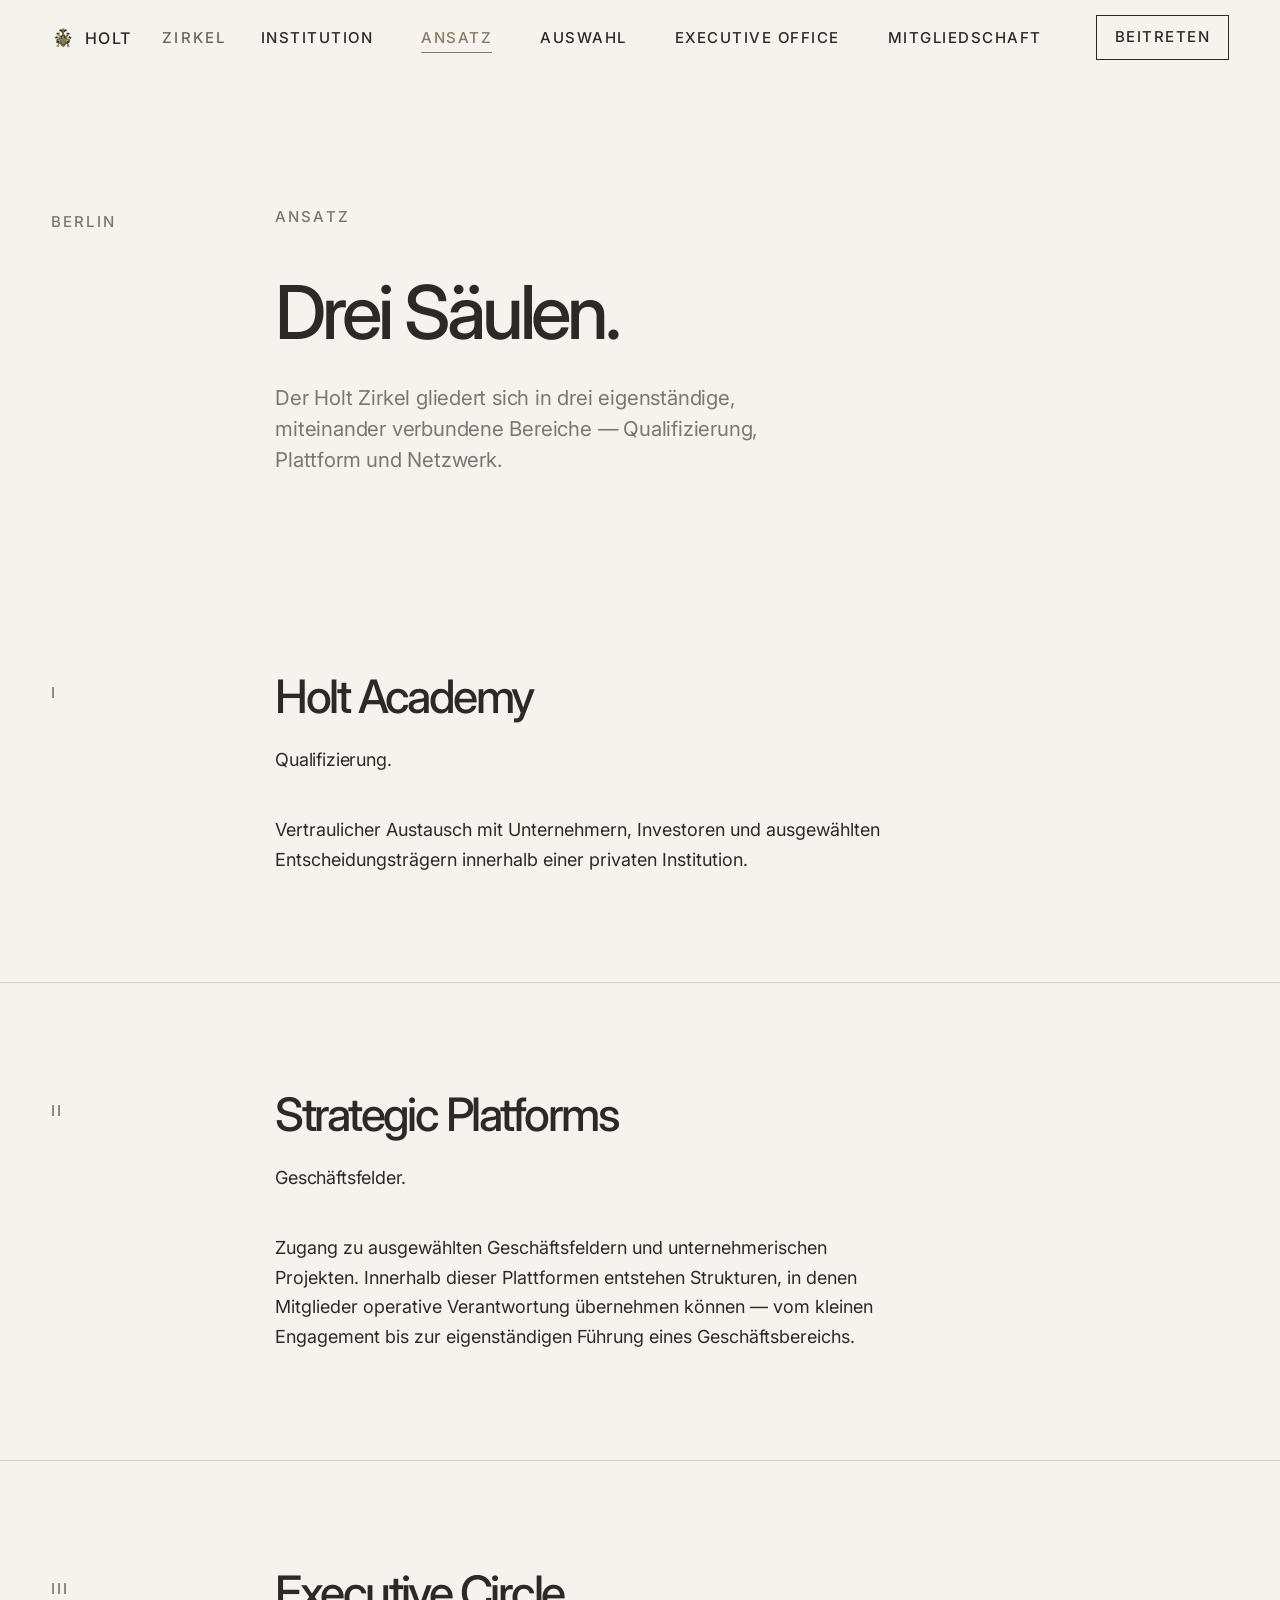
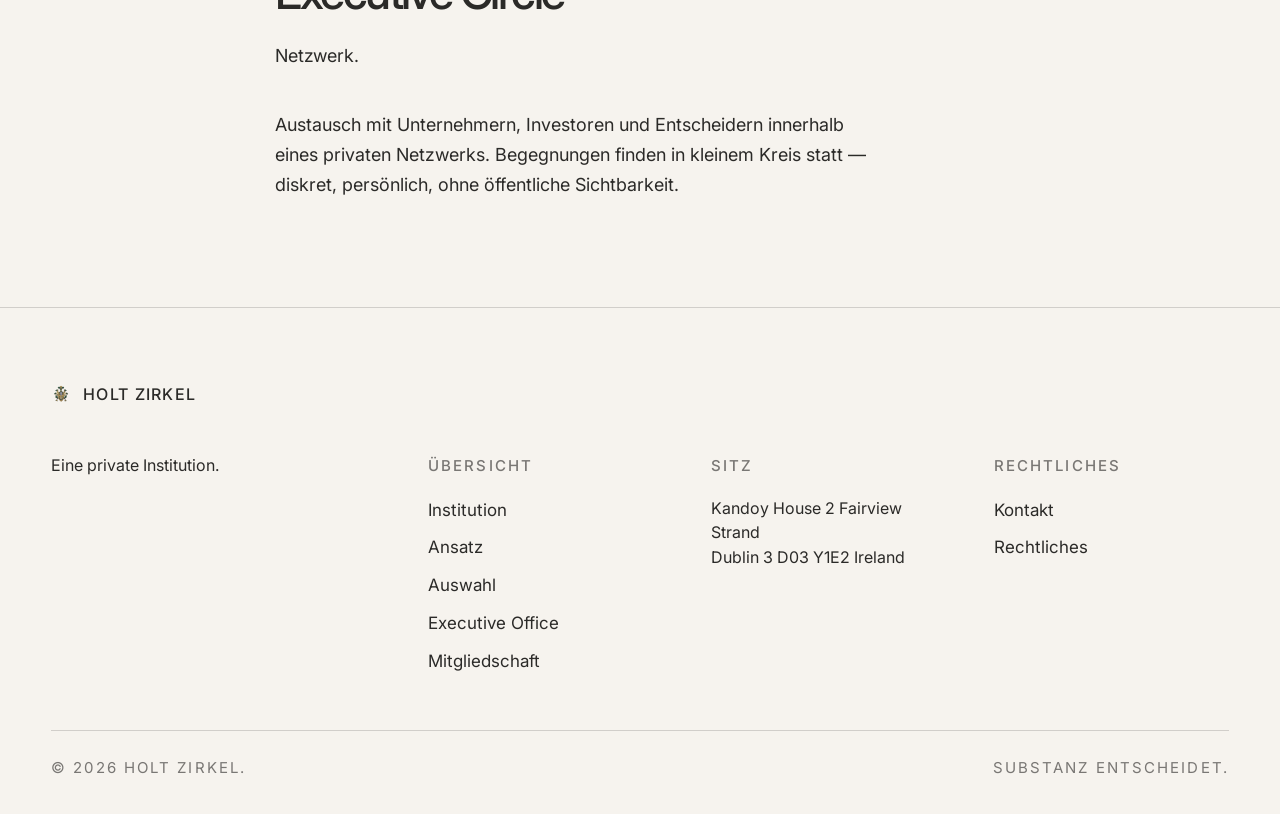
<file: ansatz/index.html>
<!DOCTYPE html>
<html lang="de">
<head>
  <meta charset="UTF-8" />
  <meta name="viewport" content="width=device-width, initial-scale=1.0" />
  <meta name="robots" content="index, follow" />

  <title>Ansatz — Holt Zirkel</title>
  <meta name="description" content="Drei Säulen des Holt Zirkel: Holt Academy, Strategic Platforms und Executive Circle." />

  <link rel="canonical" href="https://holtzirkel.de/ansatz/" />

  <meta property="og:type" content="website" />
  <meta property="og:locale" content="de_DE" />
  <meta property="og:site_name" content="Holt Zirkel" />
  <meta property="og:title" content="Ansatz — Holt Zirkel" />
  <meta property="og:description" content="Drei Säulen des Holt Zirkel: Holt Academy, Strategic Platforms und Executive Circle." />
  <meta property="og:url" content="https://holtzirkel.de/ansatz/" />
  <meta property="og:image" content="https://holtzirkel.de/images/Logo.jpg" />
  <meta name="twitter:card" content="summary_large_image" />

  <link rel="icon" type="image/png" href="/images/Logo.jpg" />

  <link rel="preconnect" href="https://fonts.googleapis.com" />
  <link rel="preconnect" href="https://fonts.gstatic.com" crossorigin />
  <link href="https://fonts.googleapis.com/css2?family=Inter:wght@400;500;600&display=swap" rel="stylesheet" />

  <link rel="stylesheet" href="/variables.css" />
  <link rel="stylesheet" href="/style.css" />
</head>
<body class="page page--ansatz page--image-led">

  <header class="nav nav--scrolled" role="banner">
    <div class="nav__inner">
      <a class="nav__brand" href="/" aria-label="Holt Zirkel">
        <img src="/images/Logo.jpg" alt="" />
        <span class="wordmark">Holt</span>
        <span class="wordmark-suffix">Zirkel</span>
      </a>
      <nav aria-label="Hauptnavigation">
        <ul class="nav__links">
          <li><a class="nav__link" href="/institution/">Institution</a></li>
          <li><a class="nav__link" href="/ansatz/" aria-current="page">Ansatz</a></li>
          <li><a class="nav__link" href="/auswahl/">Auswahl</a></li>
          <li><a class="nav__link" href="/executive-office/">Executive Office</a></li>
          <li><a class="nav__link" href="/mitgliedschaft/">Mitgliedschaft</a></li>
        </ul>
      </nav>
      <div class="nav__lang" role="group" aria-label="Sprache">
        <a class="nav__cta" href="/mitgliedschaft/">Beitreten</a>
        <button type="button" class="nav__menu" data-menu-open aria-label="Menü">
          <span class="nav__menu-bars" aria-hidden="true"></span>
        </button>
      </div>
    </div>
  </header>

  <aside class="nav__sheet" data-open="false" aria-hidden="true">
    <div class="nav__sheet-head">
      <a class="nav__brand" href="/">
        <img src="/images/Logo.jpg" alt="" />
        <span class="wordmark">Holt</span>
        <span class="wordmark-suffix">Zirkel</span>
      </a>
      <button type="button" class="nav__sheet-close" data-menu-close>Schliessen</button>
    </div>
    <ul class="nav__sheet-links">
      <li><a href="/institution/">Institution</a></li>
      <li><a href="/ansatz/">Ansatz</a></li>
      <li><a href="/auswahl/">Auswahl</a></li>
      <li><a href="/executive-office/">Executive Office</a></li>
      <li><a href="/mitgliedschaft/">Mitgliedschaft</a></li>
    </ul>
  </aside>

  <section class="page-header" data-reveal>
    <div class="container">
      <div class="editorial">
        <div class="editorial__margin">
          <p class="meta">Berlin</p>
        </div>
        <div class="editorial__main">
          <p class="eyebrow">Ansatz</p>
          <h1 class="display-l page-header__title">Drei Säulen.</h1>
          <p class="lead page-header__lead">
            Der Holt Zirkel gliedert sich in drei eigenständige, miteinander verbundene Bereiche — Qualifizierung, Plattform und Netzwerk.
          </p>
        </div>
      </div>
    </div>
  </section>

  <section class="section section--no-rule" data-reveal>
    <div class="container">
      <div class="editorial">
        <div class="editorial__margin">
          <p class="meta">I</p>
        </div>
        <div class="editorial__main">
          <h2 class="display-m" style="margin-bottom:1.5rem">Holt Academy</h2>
          <div class="prose">
            <p class="lead">Qualifizierung.</p>
            <p>
              Vertraulicher Austausch mit Unternehmern, Investoren und ausgewählten Entscheidungsträgern innerhalb einer privaten Institution.
            </p>
          </div>
        </div>
      </div>
    </div>
  </section>

  <section class="section" data-reveal>
    <div class="container">
      <div class="editorial">
        <div class="editorial__margin">
          <p class="meta">II</p>
        </div>
        <div class="editorial__main">
          <h2 class="display-m" style="margin-bottom:1.5rem">Strategic Platforms</h2>
          <div class="prose">
            <p class="lead">Geschäftsfelder.</p>
            <p>
              Zugang zu ausgewählten Geschäftsfeldern und unternehmerischen Projekten. Innerhalb dieser Plattformen entstehen Strukturen, in denen Mitglieder operative Verantwortung übernehmen können — vom kleinen Engagement bis zur eigenständigen Führung eines Geschäftsbereichs.
            </p>
          </div>
        </div>
      </div>
    </div>
  </section>

  <section class="section" data-reveal>
    <div class="container">
      <div class="editorial">
        <div class="editorial__margin">
          <p class="meta">III</p>
        </div>
        <div class="editorial__main">
          <h2 class="display-m" style="margin-bottom:1.5rem">Executive Circle</h2>
          <div class="prose">
            <p class="lead">Netzwerk.</p>
            <p>
              Austausch mit Unternehmern, Investoren und Entscheidern innerhalb eines privaten Netzwerks. Begegnungen finden in kleinem Kreis statt — diskret, persönlich, ohne öffentliche Sichtbarkeit.
            </p>
          </div>
        </div>
      </div>
    </div>
  </section>


  <footer class="footer" role="contentinfo">
    <div class="container">
      <div class="footer__mark">
        <img src="/images/Logo.jpg" alt="" />
        <span class="wordmark">Holt <span>Zirkel</span></span>
      </div>
      <div class="footer__grid">
        <div class="footer__col"><p>Eine private Institution.</p></div>
        <div class="footer__col">
          <h4>Übersicht</h4>
          <ul>
            <li><a href="/institution/">Institution</a></li>
            <li><a href="/ansatz/">Ansatz</a></li>
            <li><a href="/auswahl/">Auswahl</a></li>
            <li><a href="/executive-office/">Executive Office</a></li>
            <li><a href="/mitgliedschaft/">Mitgliedschaft</a></li>
          </ul>
        </div>
        <div class="footer__col">
          <h4>Sitz</h4>
          <p>Kandoy House
2 Fairview Strand<br>Dublin 3
D03 Y1E2
Ireland</p>
        </div>
        <div class="footer__col">
          <h4>Rechtliches</h4>
          <ul>
            <li><a href="/mitgliedschaft/">Kontakt</a></li>
            <li><a href="/legal/">Rechtliches</a></li>
          </ul>
        </div>
      </div>
      <div class="footer__base">
        <p>© <span data-year></span> Holt Zirkel.</p>
        <p>Substanz entscheidet.</p>
      </div>
    </div>
  </footer>

  <script src="/js/language.js"></script>
  <script src="/js/main.js"></script>
</body>
</html>
</file>
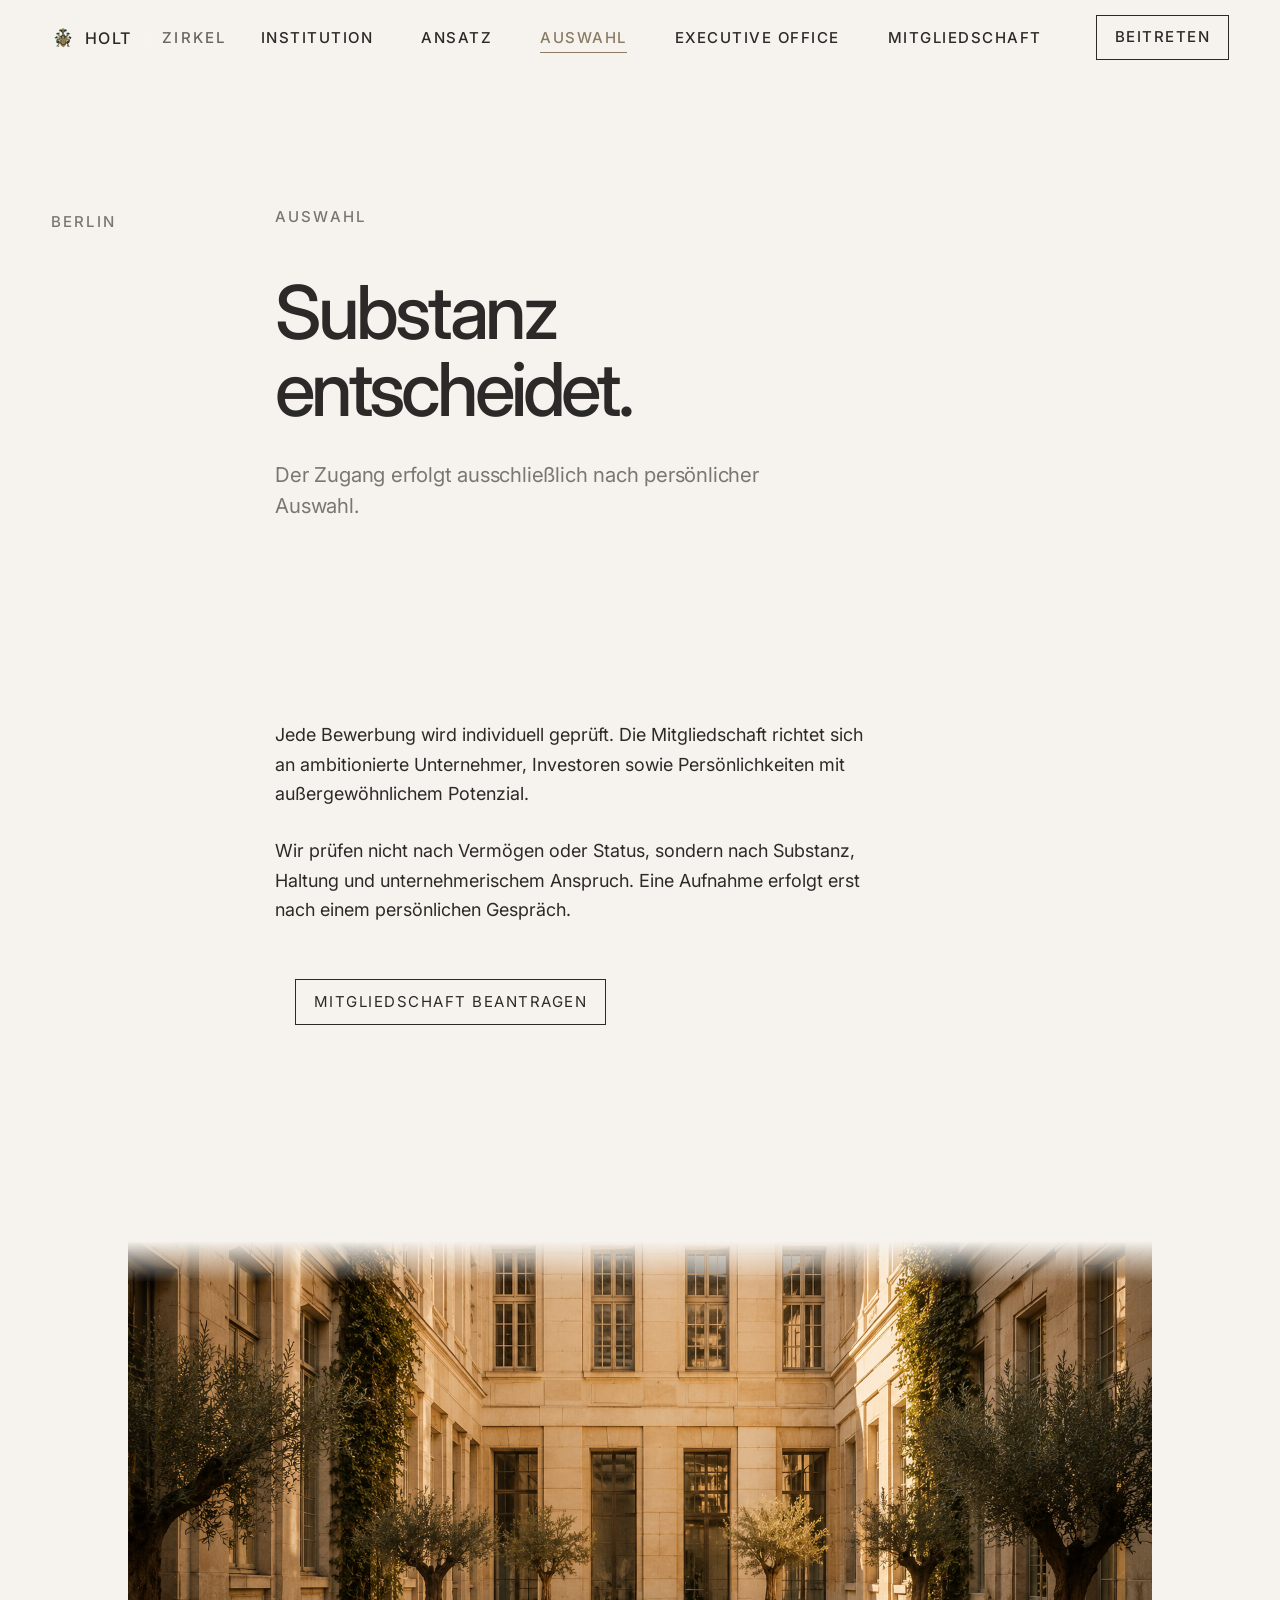
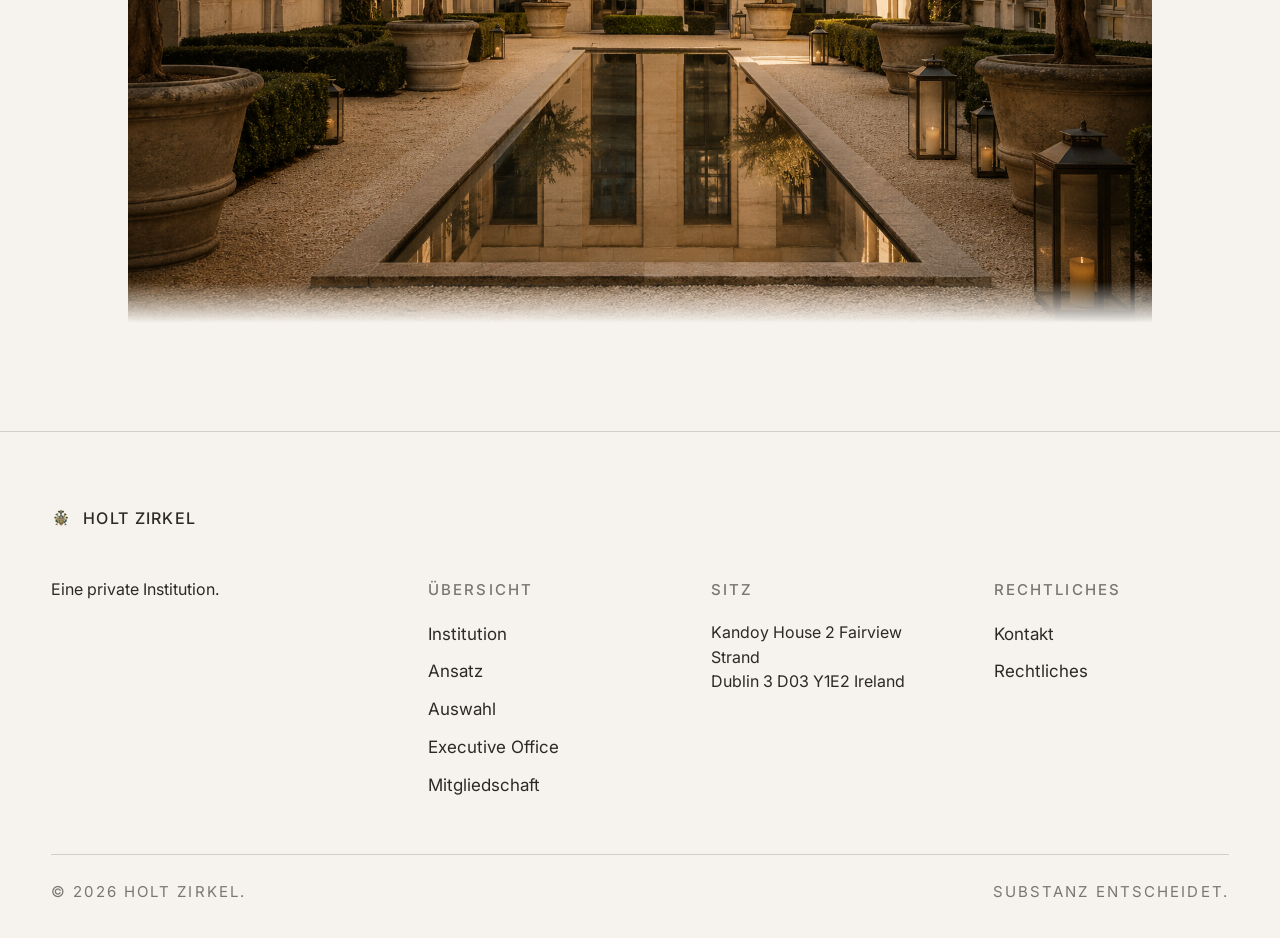
<file: auswahl/index.html>
<!DOCTYPE html>
<html lang="de">
<head>
  <meta charset="UTF-8" />
  <meta name="viewport" content="width=device-width, initial-scale=1.0" />
  <meta name="robots" content="index, follow" />

  <title>Auswahl — Holt Zirkel</title>
  <meta name="description" content="Substanz entscheidet. Der Zugang zum Holt Zirkel erfolgt ausschließlich nach persönlicher Auswahl." />

  <link rel="canonical" href="https://holtzirkel.de/auswahl/" />

  <meta property="og:type" content="website" />
  <meta property="og:locale" content="de_DE" />
  <meta property="og:site_name" content="Holt Zirkel" />
  <meta property="og:title" content="Auswahl — Holt Zirkel" />
  <meta property="og:description" content="Substanz entscheidet. Der Zugang zum Holt Zirkel erfolgt ausschließlich nach persönlicher Auswahl." />
  <meta property="og:url" content="https://holtzirkel.de/auswahl/" />
  <meta property="og:image" content="https://holtzirkel.de/images/Logo.jpg" />
  <meta name="twitter:card" content="summary_large_image" />

  <link rel="icon" type="image/png" href="/images/Logo.jpg" />

  <link rel="preconnect" href="https://fonts.googleapis.com" />
  <link rel="preconnect" href="https://fonts.gstatic.com" crossorigin />
  <link href="https://fonts.googleapis.com/css2?family=Inter:wght@400;500;600&display=swap" rel="stylesheet" />

  <link rel="stylesheet" href="/variables.css" />
  <link rel="stylesheet" href="/style.css" />
</head>
<body class="page page--auswahl page--statement">

  <header class="nav nav--scrolled" role="banner">
    <div class="nav__inner">
      <a class="nav__brand" href="/" aria-label="Holt Zirkel">
        <img src="/images/Logo.jpg" alt="" />
        <span class="wordmark">Holt</span>
        <span class="wordmark-suffix">Zirkel</span>
      </a>
      <nav aria-label="Hauptnavigation">
        <ul class="nav__links">
          <li><a class="nav__link" href="/institution/">Institution</a></li>
          <li><a class="nav__link" href="/ansatz/">Ansatz</a></li>
          <li><a class="nav__link" href="/auswahl/" aria-current="page">Auswahl</a></li>
          <li><a class="nav__link" href="/executive-office/">Executive Office</a></li>
          <li><a class="nav__link" href="/mitgliedschaft/">Mitgliedschaft</a></li>
        </ul>
      </nav>
      <div class="nav__lang" role="group" aria-label="Sprache">
        <a class="nav__cta" href="/mitgliedschaft/">Beitreten</a>
        <button type="button" class="nav__menu" data-menu-open aria-label="Menü">
          <span class="nav__menu-bars" aria-hidden="true"></span>
        </button>
      </div>
    </div>
  </header>

  <aside class="nav__sheet" data-open="false" aria-hidden="true">
    <div class="nav__sheet-head">
      <a class="nav__brand" href="/">
        <img src="/images/Logo.jpg" alt="" />
        <span class="wordmark">Holt</span>
        <span class="wordmark-suffix">Zirkel</span>
      </a>
      <button type="button" class="nav__sheet-close" data-menu-close>Schliessen</button>
    </div>
    <ul class="nav__sheet-links">
      <li><a href="/institution/">Institution</a></li>
      <li><a href="/ansatz/">Ansatz</a></li>
      <li><a href="/auswahl/">Auswahl</a></li>
      <li><a href="/executive-office/">Executive Office</a></li>
      <li><a href="/mitgliedschaft/">Mitgliedschaft</a></li>
    </ul>
  </aside>

  <section class="page-header" data-reveal>
    <div class="container">
      <div class="editorial">
        <div class="editorial__margin">
          <p class="meta">Berlin</p>
        </div>
        <div class="editorial__main">
          <p class="eyebrow">Auswahl</p>
          <h1 class="display-l page-header__title">Substanz entscheidet.</h1>
          <p class="lead page-header__lead">
            Der Zugang erfolgt ausschließlich nach persönlicher Auswahl.
          </p>
        </div>
      </div>
    </div>
  </section>

  <section class="section section--no-rule" data-reveal>
    <div class="container">
      <div class="editorial">
        <div class="editorial__margin"></div>
        <div class="editorial__main">
          <div class="prose">
            <p>
              Jede Bewerbung wird individuell geprüft. Die Mitgliedschaft richtet sich an ambitionierte Unternehmer, Investoren sowie Persönlichkeiten mit außergewöhnlichem Potenzial.
            </p>
            <p>
              Wir prüfen nicht nach Vermögen oder Status, sondern nach Substanz, Haltung und unternehmerischem Anspruch. Eine Aufnahme erfolgt erst nach einem persönlichen Gespräch.
            </p>
          </div>
          <div class="spacer-l"></div>
          <a class="nav__cta" href="/mitgliedschaft/" style="border-color: var(--color-ink); color: var(--color-ink);">Mitgliedschaft beantragen</a>
        </div>
      </div>
    </div>
  </section>

  <section class="section section--no-rule" data-reveal>
    <div class="container">
      <img class="image image--feature" src="/images/Gartenhof.png" alt="Holt Zirkel — Gartenhof" />
    </div>
  </section>


  <footer class="footer" role="contentinfo">
    <div class="container">
      <div class="footer__mark">
        <img src="/images/Logo.jpg" alt="" />
        <span class="wordmark">Holt <span>Zirkel</span></span>
      </div>
      <div class="footer__grid">
        <div class="footer__col"><p>Eine private Institution.</p></div>
        <div class="footer__col">
          <h4>Übersicht</h4>
          <ul>
            <li><a href="/institution/">Institution</a></li>
            <li><a href="/ansatz/">Ansatz</a></li>
            <li><a href="/auswahl/">Auswahl</a></li>
            <li><a href="/executive-office/">Executive Office</a></li>
            <li><a href="/mitgliedschaft/">Mitgliedschaft</a></li>
          </ul>
        </div>
        <div class="footer__col">
          <h4>Sitz</h4>
          <p>Kandoy House
2 Fairview Strand<br>Dublin 3
D03 Y1E2
Ireland</p>
        </div>
        <div class="footer__col">
          <h4>Rechtliches</h4>
          <ul>
            <li><a href="/mitgliedschaft/">Kontakt</a></li>
            <li><a href="/legal/">Rechtliches</a></li>
          </ul>
        </div>
      </div>
      <div class="footer__base">
        <p>© <span data-year></span> Holt Zirkel.</p>
        <p>Substanz entscheidet.</p>
      </div>
    </div>
  </footer>

  <script src="/js/language.js"></script>
  <script src="/js/main.js"></script>
</body>
</html>
</file>
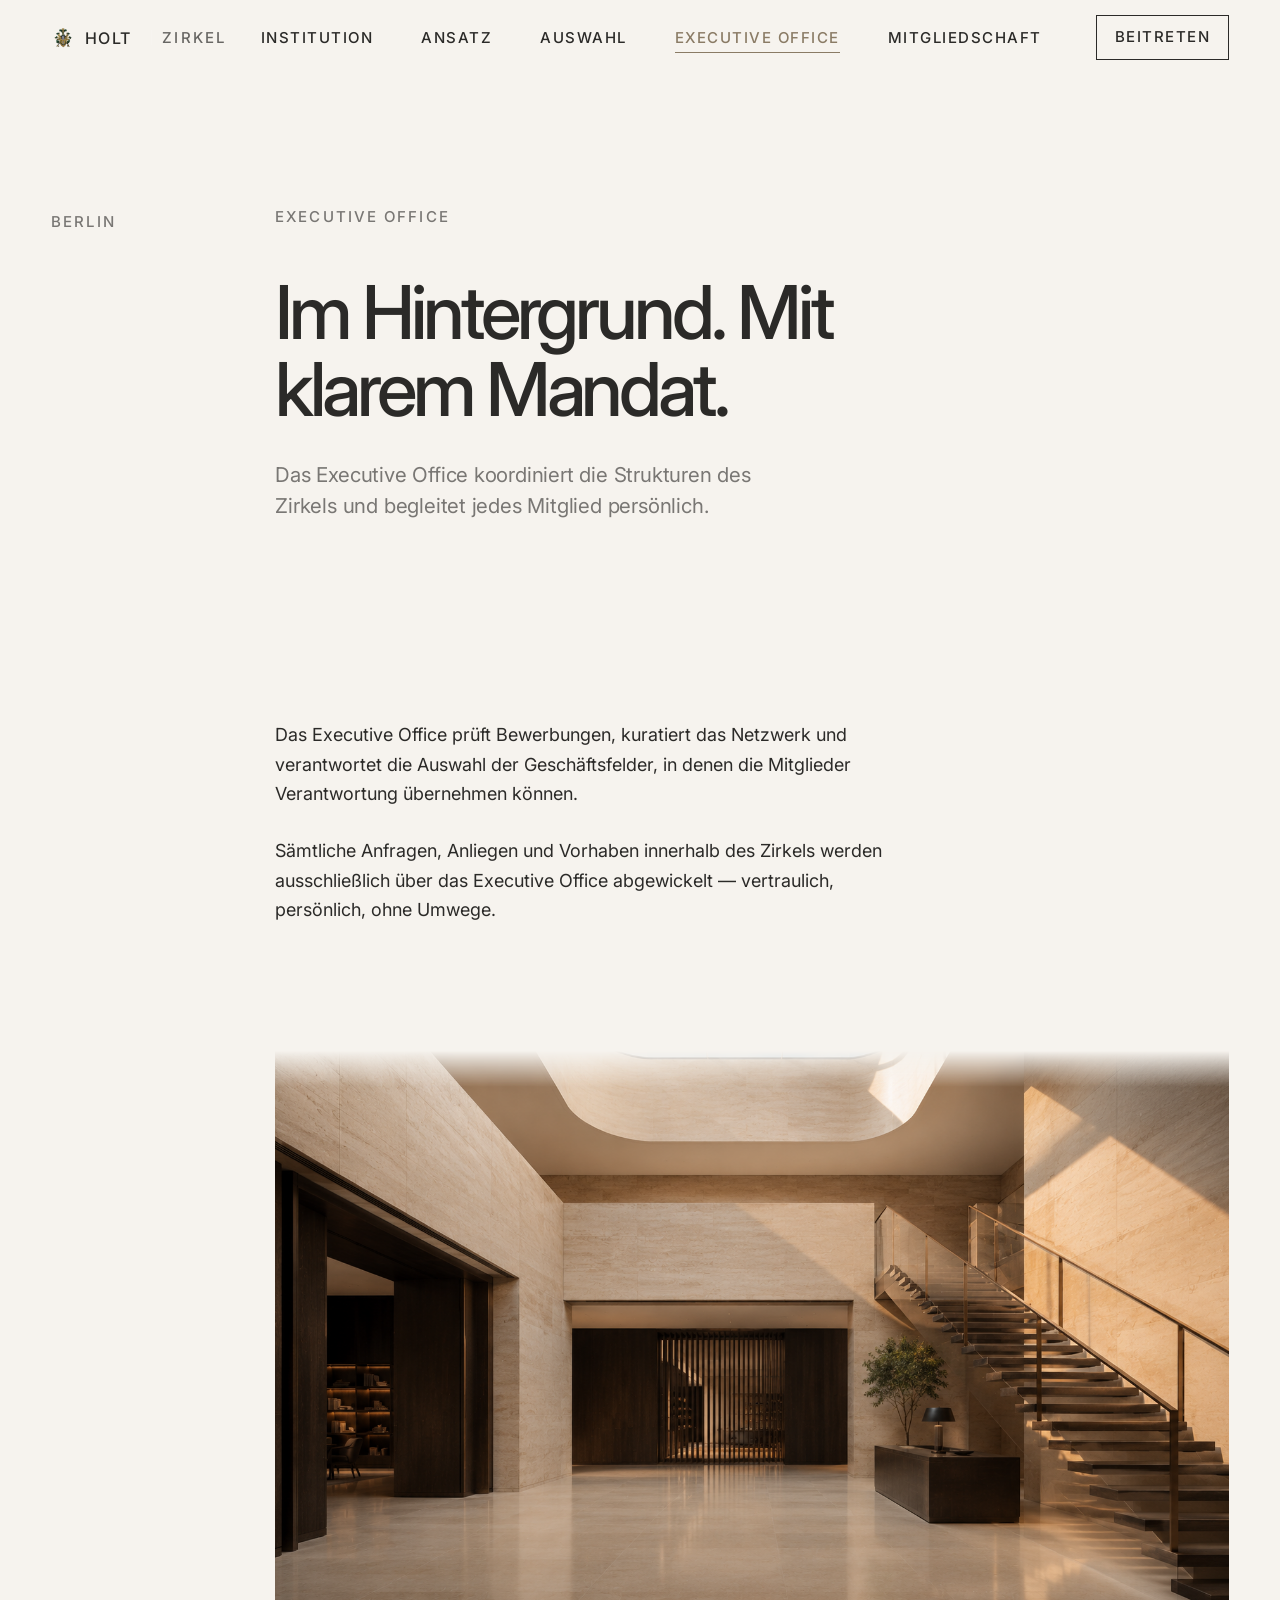
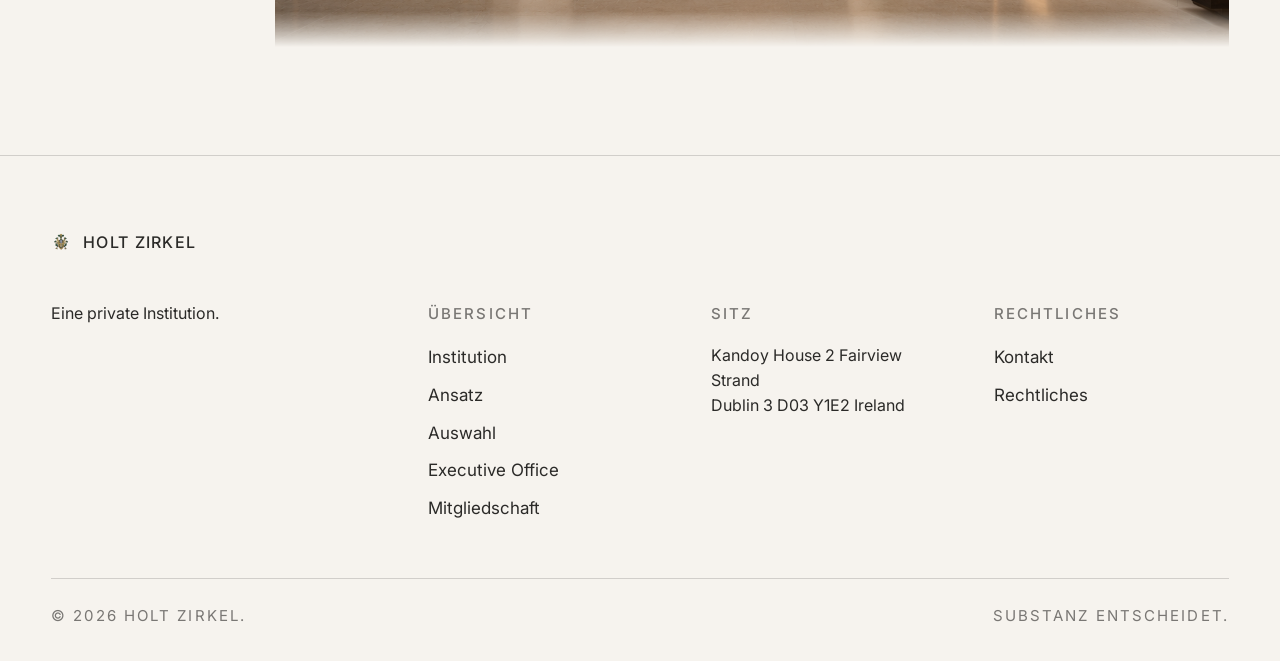
<file: executive-office/index.html>
<!DOCTYPE html>
<html lang="de">
<head>
  <meta charset="UTF-8" />
  <meta name="viewport" content="width=device-width, initial-scale=1.0" />
  <meta name="robots" content="index, follow" />

  <title>Executive Office — Holt Zirkel</title>
  <meta name="description" content="Das Executive Office koordiniert die Strukturen des Holt Zirkel und begleitet jedes Mitglied persönlich." />

  <link rel="canonical" href="https://holtzirkel.de/executive-office/" />

  <meta property="og:type" content="website" />
  <meta property="og:locale" content="de_DE" />
  <meta property="og:site_name" content="Holt Zirkel" />
  <meta property="og:title" content="Executive Office — Holt Zirkel" />
  <meta property="og:description" content="Das Executive Office koordiniert die Strukturen des Holt Zirkel und begleitet jedes Mitglied persönlich." />
  <meta property="og:url" content="https://holtzirkel.de/executive-office/" />
  <meta property="og:image" content="https://holtzirkel.de/images/Logo.jpg" />
  <meta name="twitter:card" content="summary_large_image" />

  <link rel="icon" type="image/png" href="/images/Logo.jpg" />

  <link rel="preconnect" href="https://fonts.googleapis.com" />
  <link rel="preconnect" href="https://fonts.gstatic.com" crossorigin />
  <link href="https://fonts.googleapis.com/css2?family=Inter:wght@400;500;600&display=swap" rel="stylesheet" />

  <link rel="stylesheet" href="/variables.css" />
  <link rel="stylesheet" href="/style.css" />
</head>
<body class="page page--exec page--minimal">

  <header class="nav nav--scrolled" role="banner">
    <div class="nav__inner">
      <a class="nav__brand" href="/" aria-label="Holt Zirkel">
        <img src="/images/Logo.jpg" alt="" />
        <span class="wordmark">Holt</span>
        <span class="wordmark-suffix">Zirkel</span>
      </a>
      <nav aria-label="Hauptnavigation">
        <ul class="nav__links">
          <li><a class="nav__link" href="/institution/">Institution</a></li>
          <li><a class="nav__link" href="/ansatz/">Ansatz</a></li>
          <li><a class="nav__link" href="/auswahl/">Auswahl</a></li>
          <li><a class="nav__link" href="/executive-office/" aria-current="page">Executive Office</a></li>
          <li><a class="nav__link" href="/mitgliedschaft/">Mitgliedschaft</a></li>
        </ul>
      </nav>
      <div class="nav__lang" role="group" aria-label="Sprache">
        <a class="nav__cta" href="/mitgliedschaft/">Beitreten</a>
        <button type="button" class="nav__menu" data-menu-open aria-label="Menü">
          <span class="nav__menu-bars" aria-hidden="true"></span>
        </button>
      </div>
    </div>
  </header>

  <aside class="nav__sheet" data-open="false" aria-hidden="true">
    <div class="nav__sheet-head">
      <a class="nav__brand" href="/">
        <img src="/images/Logo.jpg" alt="" />
        <span class="wordmark">Holt</span>
        <span class="wordmark-suffix">Zirkel</span>
      </a>
      <button type="button" class="nav__sheet-close" data-menu-close>Schliessen</button>
    </div>
    <ul class="nav__sheet-links">
      <li><a href="/institution/">Institution</a></li>
      <li><a href="/ansatz/">Ansatz</a></li>
      <li><a href="/auswahl/">Auswahl</a></li>
      <li><a href="/executive-office/">Executive Office</a></li>
      <li><a href="/mitgliedschaft/">Mitgliedschaft</a></li>
    </ul>
  </aside>

  <section class="page-header" data-reveal>
    <div class="container">
      <div class="editorial">
        <div class="editorial__margin">
          <p class="meta">Berlin</p>
        </div>
        <div class="editorial__main">
          <p class="eyebrow">Executive Office</p>
          <h1 class="display-l page-header__title">Im Hintergrund. Mit klarem Mandat.</h1>
          <p class="lead page-header__lead">
            Das Executive Office koordiniert die Strukturen des Zirkels und begleitet jedes Mitglied persönlich.
          </p>
        </div>
      </div>
    </div>
  </section>

  <section class="section section--no-rule" data-reveal>
    <div class="container">
      <div class="editorial">
        <div class="editorial__margin"></div>
        <div class="editorial__main">
          <div class="prose">
            <p>
              Das Executive Office prüft Bewerbungen, kuratiert das Netzwerk und verantwortet die Auswahl der Geschäftsfelder, in denen die Mitglieder Verantwortung übernehmen können.
            </p>
            <p>
              Sämtliche Anfragen, Anliegen und Vorhaben innerhalb des Zirkels werden ausschließlich über das Executive Office abgewickelt — vertraulich, persönlich, ohne Umwege.
            </p>
          </div>
          <div class="spacer-l"></div>
          <img class="image image--landscape" src="/images/Salon.png" alt="Holt Zirkel — Executive Office" />
        </div>
      </div>
    </div>
  </section>


  <footer class="footer" role="contentinfo">
    <div class="container">
      <div class="footer__mark">
        <img src="/images/Logo.jpg" alt="" />
        <span class="wordmark">Holt <span>Zirkel</span></span>
      </div>
      <div class="footer__grid">
        <div class="footer__col"><p>Eine private Institution.</p></div>
        <div class="footer__col">
          <h4>Übersicht</h4>
          <ul>
            <li><a href="/institution/">Institution</a></li>
            <li><a href="/ansatz/">Ansatz</a></li>
            <li><a href="/auswahl/">Auswahl</a></li>
            <li><a href="/executive-office/">Executive Office</a></li>
            <li><a href="/mitgliedschaft/">Mitgliedschaft</a></li>
          </ul>
        </div>
        <div class="footer__col">
          <h4>Sitz</h4>
          <p>Kandoy House
2 Fairview Strand<br>Dublin 3
D03 Y1E2
Ireland</p>
        </div>
        <div class="footer__col">
          <h4>Rechtliches</h4>
          <ul>
            <li><a href="/mitgliedschaft/">Kontakt</a></li>
            <li><a href="/legal/">Rechtliches</a></li>
          </ul>
        </div>
      </div>
      <div class="footer__base">
        <p>© <span data-year></span> Holt Zirkel.</p>
        <p>Substanz entscheidet.</p>
      </div>
    </div>
  </footer>

  <script src="/js/language.js"></script>
  <script src="/js/main.js"></script>
</body>
</html>
</file>
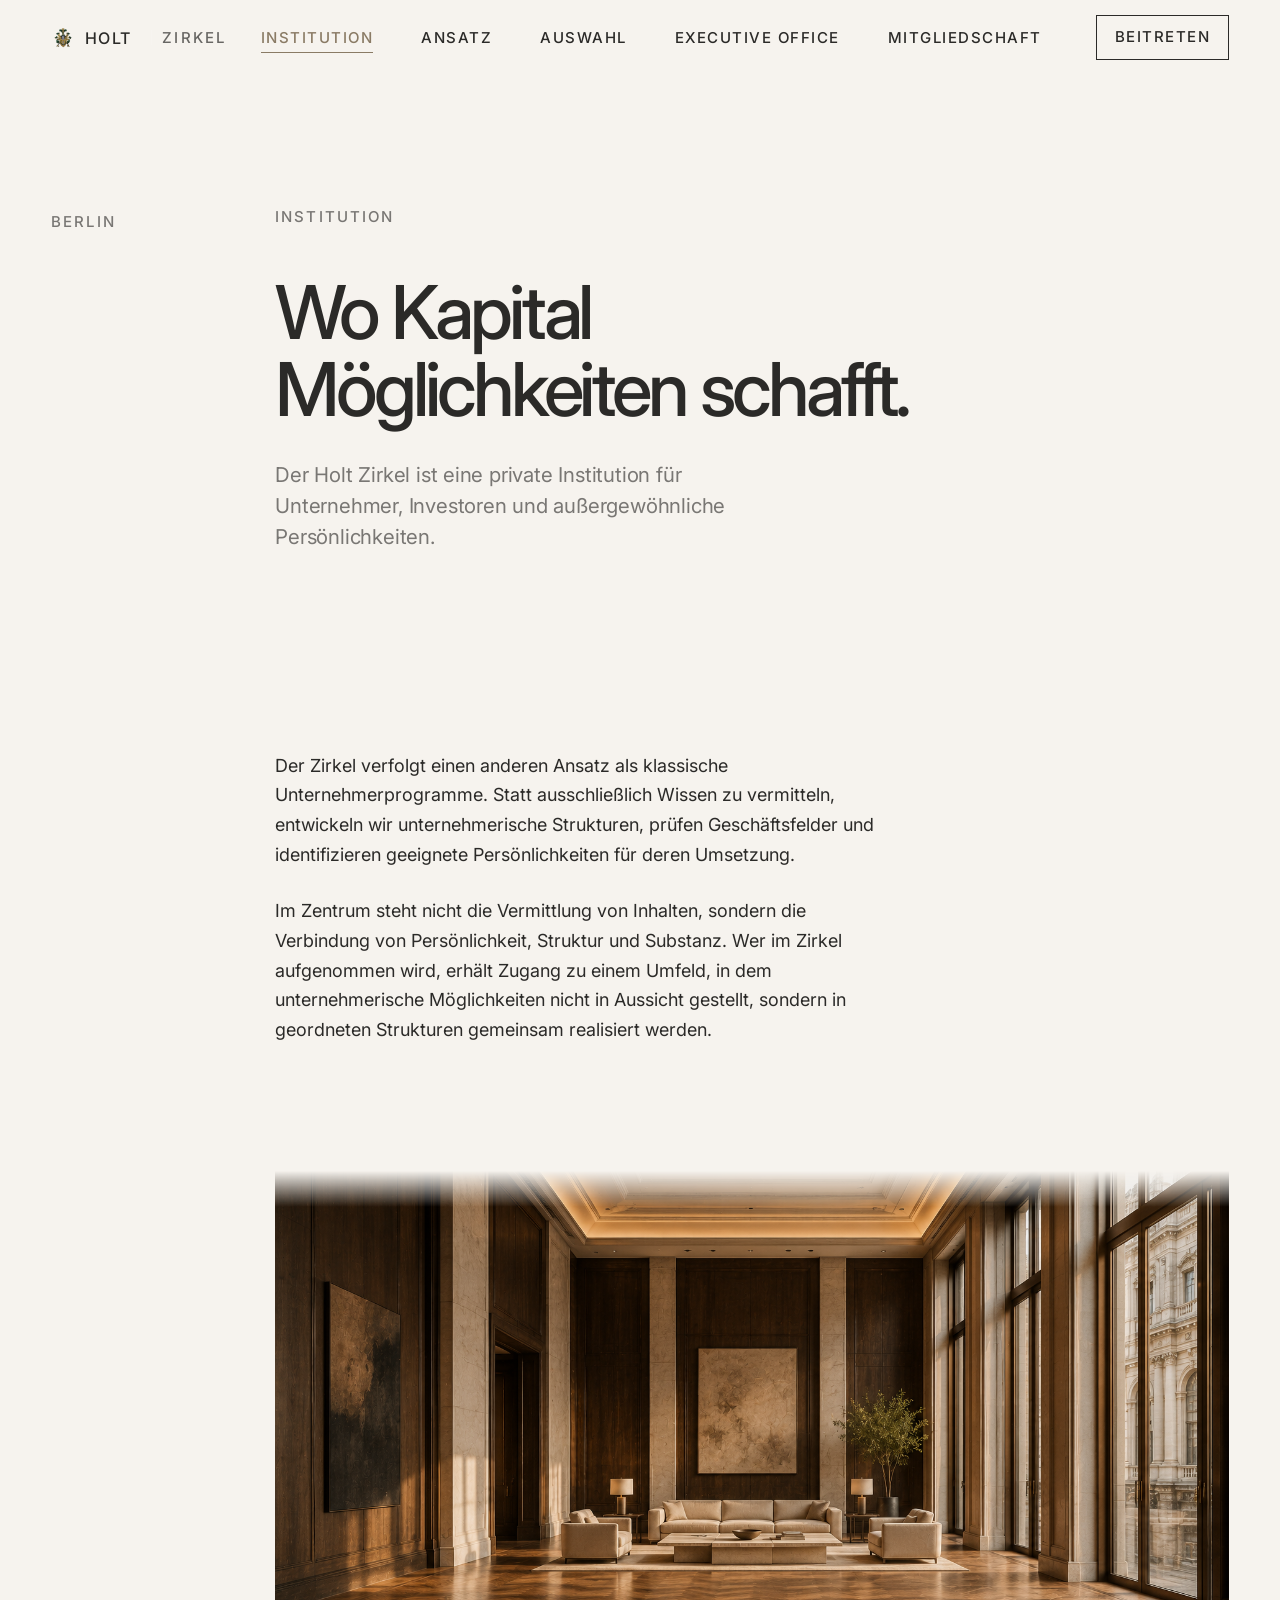
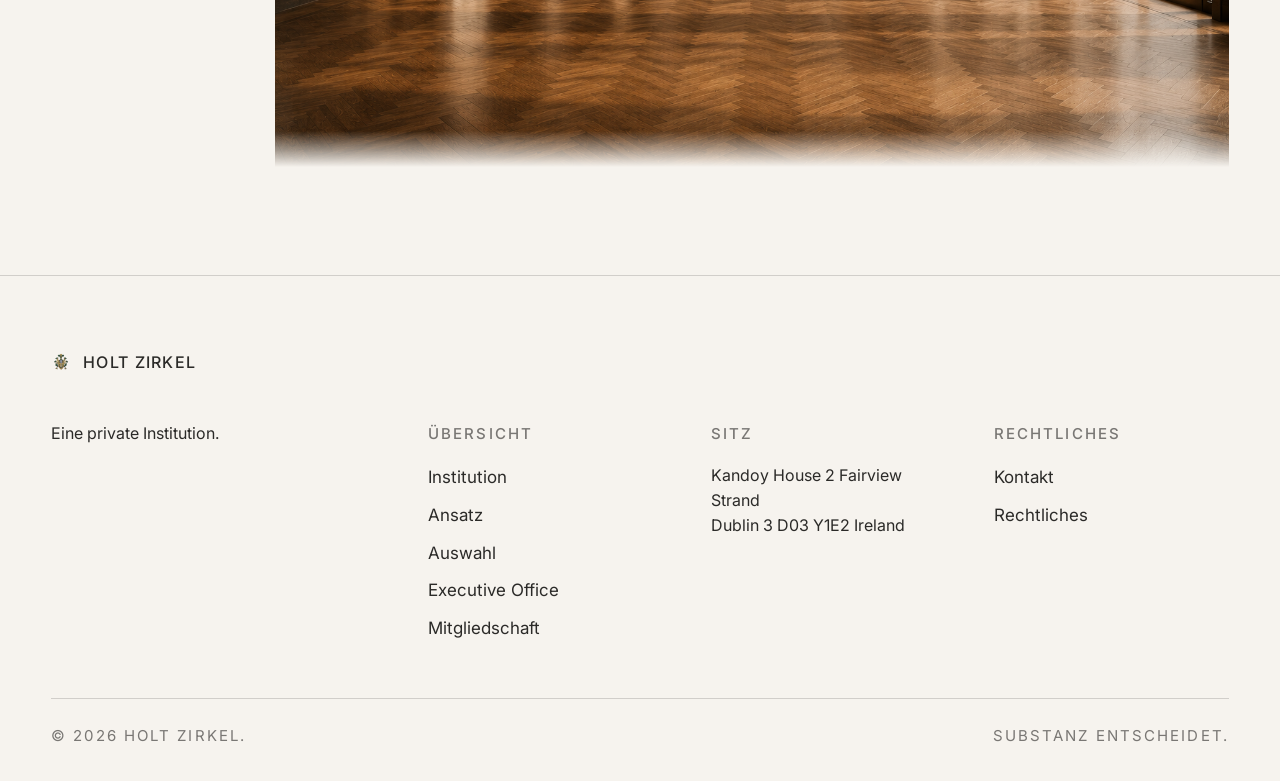
<file: institution/index.html>
<!DOCTYPE html>
<html lang="de">
<head>
  <meta charset="UTF-8" />
  <meta name="viewport" content="width=device-width, initial-scale=1.0" />
  <meta name="robots" content="index, follow" />

  <title>Institution — Holt Zirkel</title>
  <meta name="description" content="Der Holt Zirkel — eine private Institution für Unternehmer, Investoren und außergewöhnliche Persönlichkeiten." />

  <link rel="canonical" href="https://holtzirkel.de/institution/" />

  <meta property="og:type" content="website" />
  <meta property="og:locale" content="de_DE" />
  <meta property="og:site_name" content="Holt Zirkel" />
  <meta property="og:title" content="Institution — Holt Zirkel" />
  <meta property="og:description" content="Der Holt Zirkel — eine private Institution für Unternehmer, Investoren und außergewöhnliche Persönlichkeiten." />
  <meta property="og:url" content="https://holtzirkel.de/institution/" />
  <meta property="og:image" content="https://holtzirkel.de/images/Logo.jpg" />
  <meta name="twitter:card" content="summary_large_image" />

  <link rel="icon" type="image/png" href="/images/Logo.jpg" />

  <link rel="preconnect" href="https://fonts.googleapis.com" />
  <link rel="preconnect" href="https://fonts.gstatic.com" crossorigin />
  <link href="https://fonts.googleapis.com/css2?family=Inter:wght@400;500;600&display=swap" rel="stylesheet" />

  <link rel="stylesheet" href="/variables.css" />
  <link rel="stylesheet" href="/style.css" />
</head>
<body class="page page--institution page--institutional">

  <header class="nav nav--scrolled" role="banner">
    <div class="nav__inner">
      <a class="nav__brand" href="/" aria-label="Holt Zirkel">
        <img src="/images/Logo.jpg" alt="" />
        <span class="wordmark">Holt</span>
        <span class="wordmark-suffix">Zirkel</span>
      </a>
      <nav aria-label="Hauptnavigation">
        <ul class="nav__links">
          <li><a class="nav__link" href="/institution/" aria-current="page">Institution</a></li>
          <li><a class="nav__link" href="/ansatz/">Ansatz</a></li>
          <li><a class="nav__link" href="/auswahl/">Auswahl</a></li>
          <li><a class="nav__link" href="/executive-office/">Executive Office</a></li>
          <li><a class="nav__link" href="/mitgliedschaft/">Mitgliedschaft</a></li>
        </ul>
      </nav>
      <div class="nav__lang" role="group" aria-label="Sprache">
        <a class="nav__cta" href="/mitgliedschaft/">Beitreten</a>
        <button type="button" class="nav__menu" data-menu-open aria-label="Menü">
          <span class="nav__menu-bars" aria-hidden="true"></span>
        </button>
      </div>
    </div>
  </header>

  <aside class="nav__sheet" data-open="false" aria-hidden="true">
    <div class="nav__sheet-head">
      <a class="nav__brand" href="/">
        <img src="/images/Logo.jpg" alt="" />
        <span class="wordmark">Holt</span>
        <span class="wordmark-suffix">Zirkel</span>
      </a>
      <button type="button" class="nav__sheet-close" data-menu-close>Schliessen</button>
    </div>
    <ul class="nav__sheet-links">
      <li><a href="/institution/">Institution</a></li>
      <li><a href="/ansatz/">Ansatz</a></li>
      <li><a href="/auswahl/">Auswahl</a></li>
      <li><a href="/executive-office/">Executive Office</a></li>
      <li><a href="/mitgliedschaft/">Mitgliedschaft</a></li>
    </ul>
  </aside>

  <section class="page-header" data-reveal>
    <div class="container">
      <div class="editorial">
        <div class="editorial__margin">
          <p class="meta">Berlin</p>
        </div>
        <div class="editorial__main">
          <p class="eyebrow">Institution</p>
          <h1 class="display-l page-header__title">Wo Kapital Möglichkeiten schafft.</h1>
          <p class="lead page-header__lead">
            Der Holt Zirkel ist eine private Institution für Unternehmer, Investoren und außergewöhnliche Persönlichkeiten.
          </p>
        </div>
      </div>
    </div>
  </section>

  <section class="section section--no-rule" data-reveal>
    <div class="container">
      <div class="editorial">
        <div class="editorial__margin"></div>
        <div class="editorial__main">
          <div class="prose">
            <p>
              Der Zirkel verfolgt einen anderen Ansatz als klassische Unternehmerprogramme. Statt ausschließlich Wissen zu vermitteln, entwickeln wir unternehmerische Strukturen, prüfen Geschäftsfelder und identifizieren geeignete Persönlichkeiten für deren Umsetzung.
            </p>
            <p>
              Im Zentrum steht nicht die Vermittlung von Inhalten, sondern die Verbindung von Persönlichkeit, Struktur und Substanz. Wer im Zirkel aufgenommen wird, erhält Zugang zu einem Umfeld, in dem unternehmerische Möglichkeiten nicht in Aussicht gestellt, sondern in geordneten Strukturen gemeinsam realisiert werden.
            </p>
          </div>
          <div class="spacer-l"></div>
          <img class="image image--landscape" src="/images/Raum.png" alt="Holt Zirkel — Salon" />
        </div>
      </div>
    </div>
  </section>


  <footer class="footer" role="contentinfo">
    <div class="container">
      <div class="footer__mark">
        <img src="/images/Logo.jpg" alt="" />
        <span class="wordmark">Holt <span>Zirkel</span></span>
      </div>
      <div class="footer__grid">
        <div class="footer__col"><p>Eine private Institution.</p></div>
        <div class="footer__col">
          <h4>Übersicht</h4>
          <ul>
            <li><a href="/institution/">Institution</a></li>
            <li><a href="/ansatz/">Ansatz</a></li>
            <li><a href="/auswahl/">Auswahl</a></li>
            <li><a href="/executive-office/">Executive Office</a></li>
            <li><a href="/mitgliedschaft/">Mitgliedschaft</a></li>
          </ul>
        </div>
        <div class="footer__col">
          <h4>Sitz</h4>
          <p>Kandoy House
2 Fairview Strand<br>Dublin 3
D03 Y1E2
Ireland</p>
        </div>
        <div class="footer__col">
          <h4>Rechtliches</h4>
          <ul>
            <li><a href="/mitgliedschaft/">Kontakt</a></li>
            <li><a href="/legal/">Rechtliches</a></li>
          </ul>
        </div>
      </div>
      <div class="footer__base">
        <p>© <span data-year></span> Holt Zirkel.</p>
        <p>Substanz entscheidet.</p>
      </div>
    </div>
  </footer>

  <script src="/js/language.js"></script>
  <script src="/js/main.js"></script>
</body>
</html>
</file>
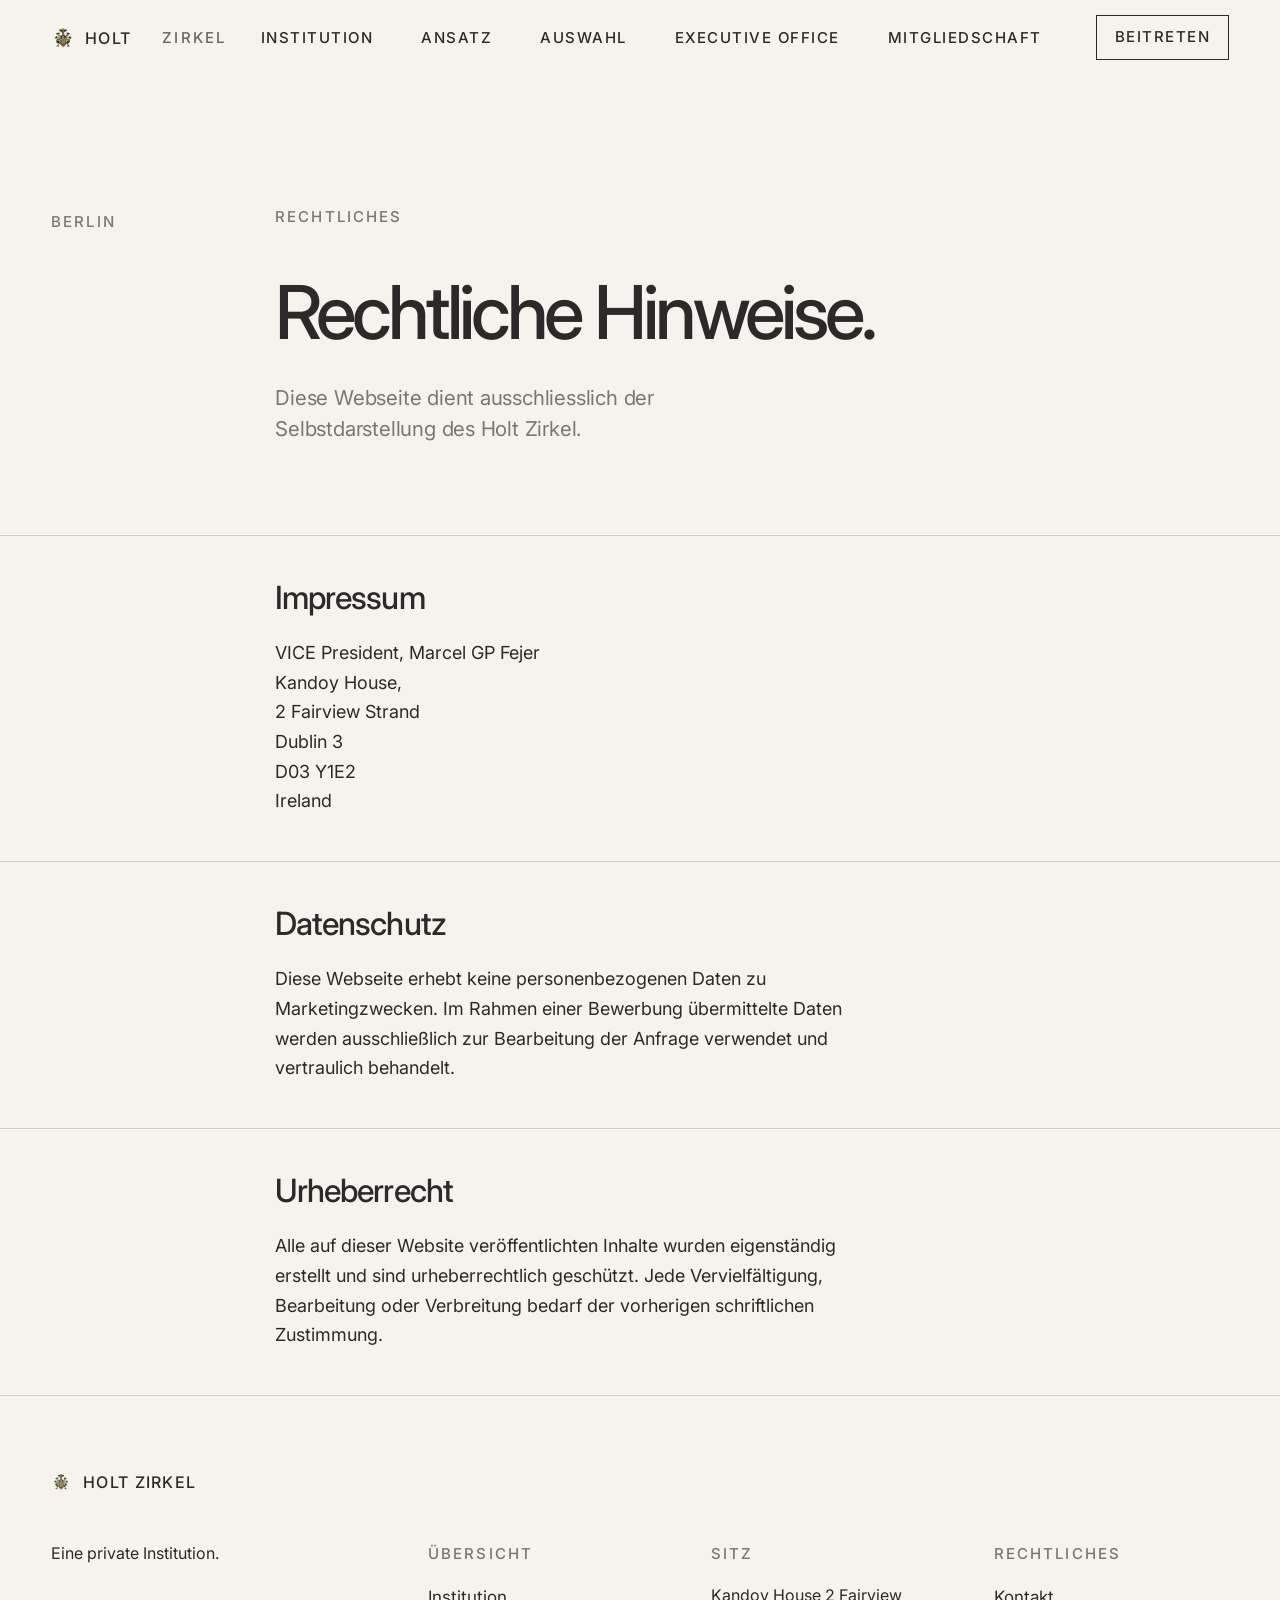
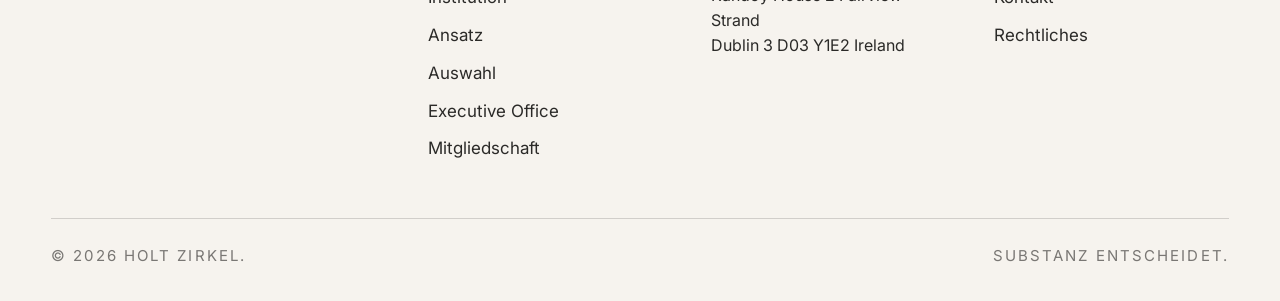
<file: legal/index.html>
<!DOCTYPE html>
<html lang="de">
<head>
  <meta charset="UTF-8" />
  <meta name="viewport" content="width=device-width, initial-scale=1.0" />
  <meta name="robots" content="index, follow" />

  <title>Rechtliches — Holt Zirkel</title>
  <meta name="description" content="Impressum, Datenschutz und rechtliche Hinweise des Holt Zirkel." />

  <link rel="canonical" href="https://holtzirkel.de/legal/" />

  <meta property="og:type" content="website" />
  <meta property="og:locale" content="de_DE" />
  <meta property="og:site_name" content="Holt Zirkel" />
  <meta property="og:title" content="Rechtliches — Holt Zirkel" />
  <meta property="og:description" content="Impressum, Datenschutz und rechtliche Hinweise des Holt Zirkel." />
  <meta property="og:url" content="https://holtzirkel.de/legal/" />
  <meta property="og:image" content="https://holtzirkel.de/images/Logo.jpg" />
  <meta name="twitter:card" content="summary_large_image" />

  <link rel="icon" type="image/png" href="/images/Logo.jpg" />

  <link rel="preconnect" href="https://fonts.googleapis.com" />
  <link rel="preconnect" href="https://fonts.gstatic.com" crossorigin />
  <link href="https://fonts.googleapis.com/css2?family=Inter:wght@400;500;600&display=swap" rel="stylesheet" />

  <link rel="stylesheet" href="/variables.css" />
  <link rel="stylesheet" href="/style.css" />
</head>
<body class="page page--legal page--minimal">

  <header class="nav nav--scrolled" role="banner">
    <div class="nav__inner">
      <a class="nav__brand" href="/" aria-label="Holt Zirkel">
        <img src="/images/Logo.jpg" alt="" />
        <span class="wordmark">Holt</span>
        <span class="wordmark-suffix">Zirkel</span>
      </a>
      <nav aria-label="Hauptnavigation">
        <ul class="nav__links">
          <li><a class="nav__link" href="/institution/">Institution</a></li>
          <li><a class="nav__link" href="/ansatz/">Ansatz</a></li>
          <li><a class="nav__link" href="/auswahl/">Auswahl</a></li>
          <li><a class="nav__link" href="/executive-office/">Executive Office</a></li>
          <li><a class="nav__link" href="/mitgliedschaft/">Mitgliedschaft</a></li>
        </ul>
      </nav>
      <div class="nav__lang" role="group" aria-label="Sprache">
        <a class="nav__cta" href="/mitgliedschaft/">Beitreten</a>
        <button type="button" class="nav__menu" data-menu-open aria-label="Menü">
          <span class="nav__menu-bars" aria-hidden="true"></span>
        </button>
      </div>
    </div>
  </header>

  <aside class="nav__sheet" data-open="false" aria-hidden="true">
    <div class="nav__sheet-head">
      <a class="nav__brand" href="/">
        <img src="/images/Logo.jpg" alt="" />
        <span class="wordmark">Holt</span>
        <span class="wordmark-suffix">Zirkel</span>
      </a>
      <button type="button" class="nav__sheet-close" data-menu-close>Schliessen</button>
    </div>
    <ul class="nav__sheet-links">
      <li><a href="/institution/">Institution</a></li>
      <li><a href="/ansatz/">Ansatz</a></li>
      <li><a href="/auswahl/">Auswahl</a></li>
      <li><a href="/executive-office/">Executive Office</a></li>
      <li><a href="/mitgliedschaft/">Mitgliedschaft</a></li>
    </ul>
  </aside>

  <section class="page-header" data-reveal>
    <div class="container">
      <div class="editorial">
        <div class="editorial__margin"><p class="meta">Berlin</p></div>
        <div class="editorial__main">
          <p class="eyebrow">Rechtliches</p>
          <h1 class="display-l page-header__title">Rechtliche Hinweise.</h1>
          <p class="lead page-header__lead">Diese Webseite dient ausschliesslich der Selbstdarstellung des Holt Zirkel.</p>
        </div>
      </div>
    </div>
  </section>

<section class="section" data-reveal>
  <div class="container">
    <div class="editorial">
      <div class="editorial__margin"></div>
      <div class="editorial__main">
        <h2 class="display-s" style="margin-bottom:1.5rem">Impressum</h2>
        <div class="prose">
          <p>
            VICE President, Marcel GP Fejer<br>
            Kandoy House,<br>
            2 Fairview Strand<br>
            Dublin 3<br>
            D03 Y1E2<br>
            Ireland
          </p>
        </div>
      </div>
    </div>
  </div>
</section>

  <section class="section" data-reveal>
    <div class="container">
      <div class="editorial">
        <div class="editorial__margin"></div>
        <div class="editorial__main">
          <h2 class="display-s" style="margin-bottom:1.5rem">Datenschutz</h2>
          <div class="prose"><p>Diese Webseite erhebt keine personenbezogenen Daten zu Marketingzwecken. Im Rahmen einer Bewerbung übermittelte Daten werden ausschließlich zur Bearbeitung der Anfrage verwendet und vertraulich behandelt.</p></div>
        </div>
      </div>
    </div>
  </section>

  <section class="section" data-reveal>
    <div class="container">
      <div class="editorial">
        <div class="editorial__margin"></div>
        <div class="editorial__main">
          <h2 class="display-s" style="margin-bottom:1.5rem">Urheberrecht</h2>
          <div class="prose"><p>Alle auf dieser Website veröffentlichten Inhalte wurden eigenständig erstellt und sind urheberrechtlich geschützt. Jede Vervielfältigung, Bearbeitung oder Verbreitung bedarf der vorherigen schriftlichen Zustimmung.</p></div>
        </div>
      </div>
    </div>
  </section>


  <footer class="footer" role="contentinfo">
    <div class="container">
      <div class="footer__mark">
        <img src="/images/Logo.jpg" alt="" />
        <span class="wordmark">Holt <span>Zirkel</span></span>
      </div>
      <div class="footer__grid">
        <div class="footer__col"><p>Eine private Institution.</p></div>
        <div class="footer__col">
          <h4>Übersicht</h4>
          <ul>
            <li><a href="/institution/">Institution</a></li>
            <li><a href="/ansatz/">Ansatz</a></li>
            <li><a href="/auswahl/">Auswahl</a></li>
            <li><a href="/executive-office/">Executive Office</a></li>
            <li><a href="/mitgliedschaft/">Mitgliedschaft</a></li>
          </ul>
        </div>
        <div class="footer__col">
          <h4>Sitz</h4>
          <p>Kandoy House
2 Fairview Strand<br>Dublin 3
D03 Y1E2
Ireland</p>
        </div>
        <div class="footer__col">
          <h4>Rechtliches</h4>
          <ul>
            <li><a href="/mitgliedschaft/">Kontakt</a></li>
            <li><a href="/legal/">Rechtliches</a></li>
          </ul>
        </div>
      </div>
      <div class="footer__base">
        <p>© <span data-year></span> Holt Zirkel.</p>
        <p>Substanz entscheidet.</p>
      </div>
    </div>
  </footer>

  <script src="/js/language.js"></script>
  <script src="/js/main.js"></script>
</body>
</html>
</file>
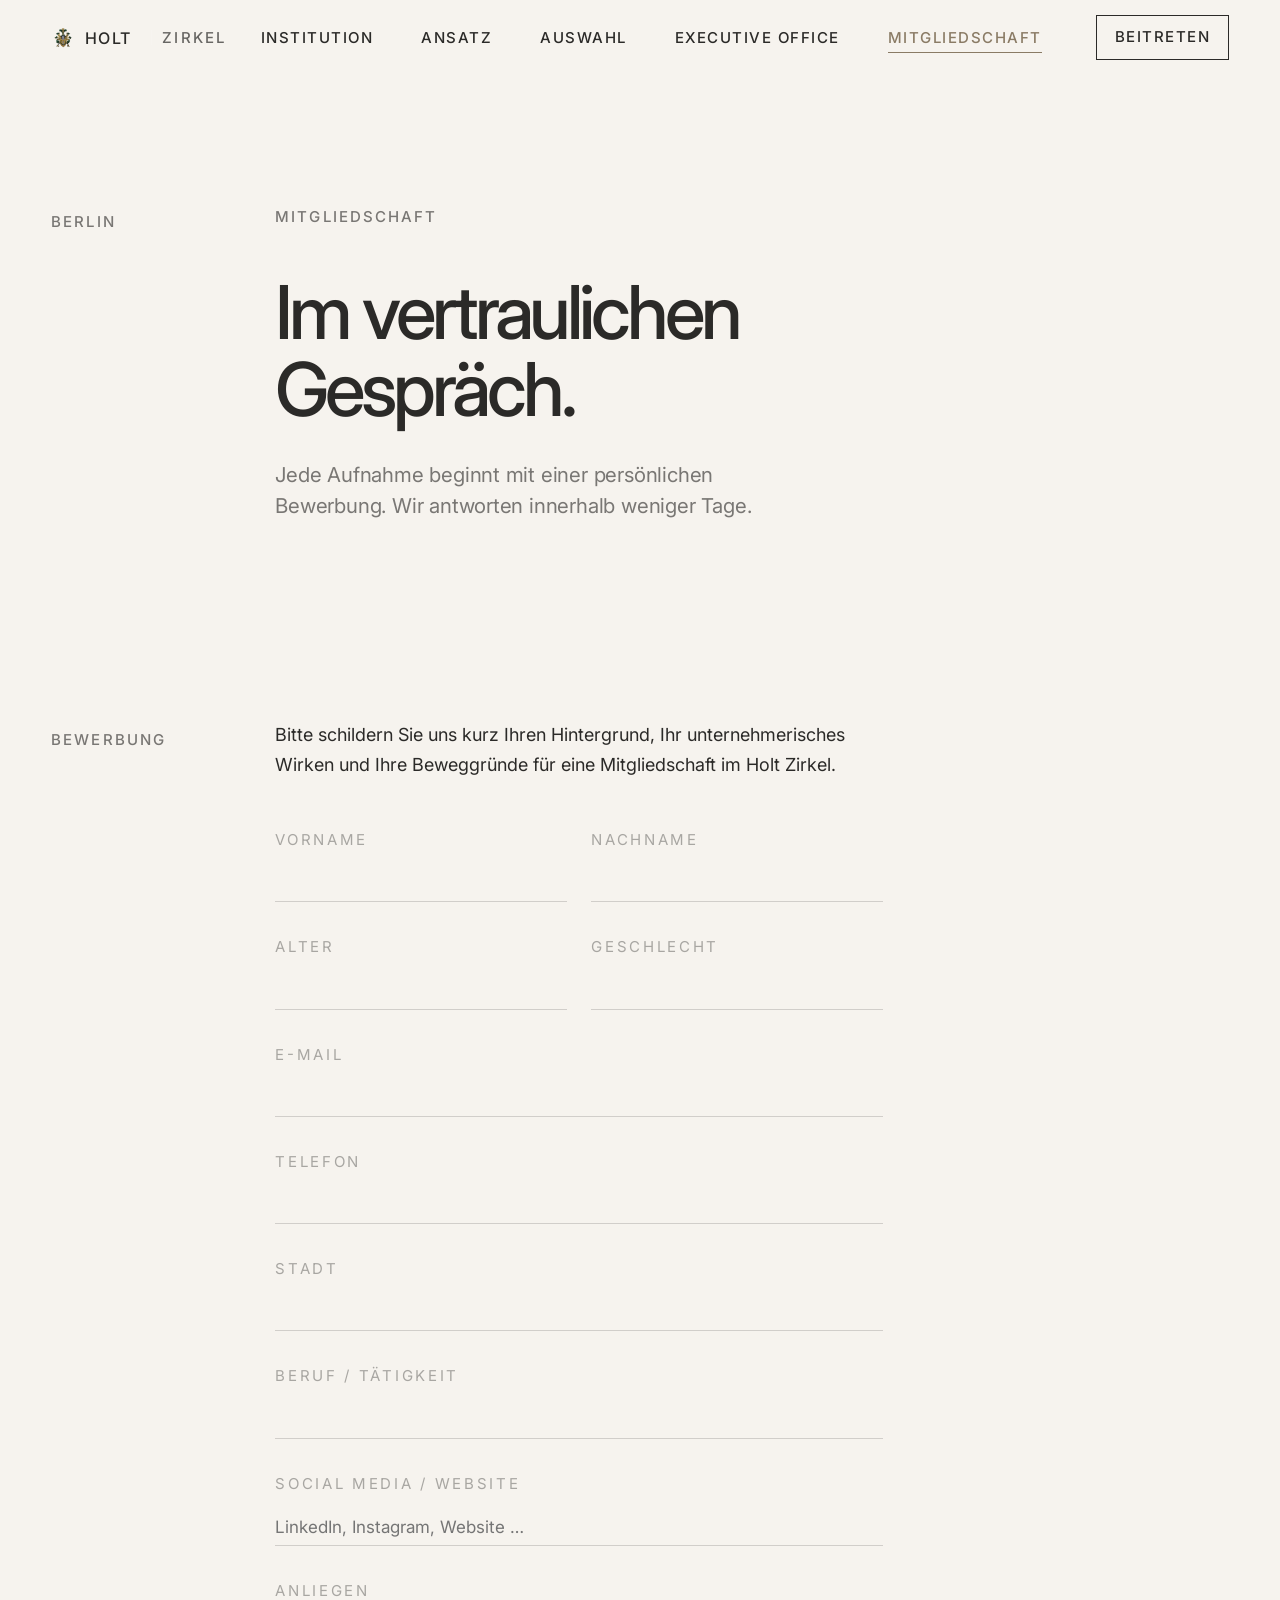
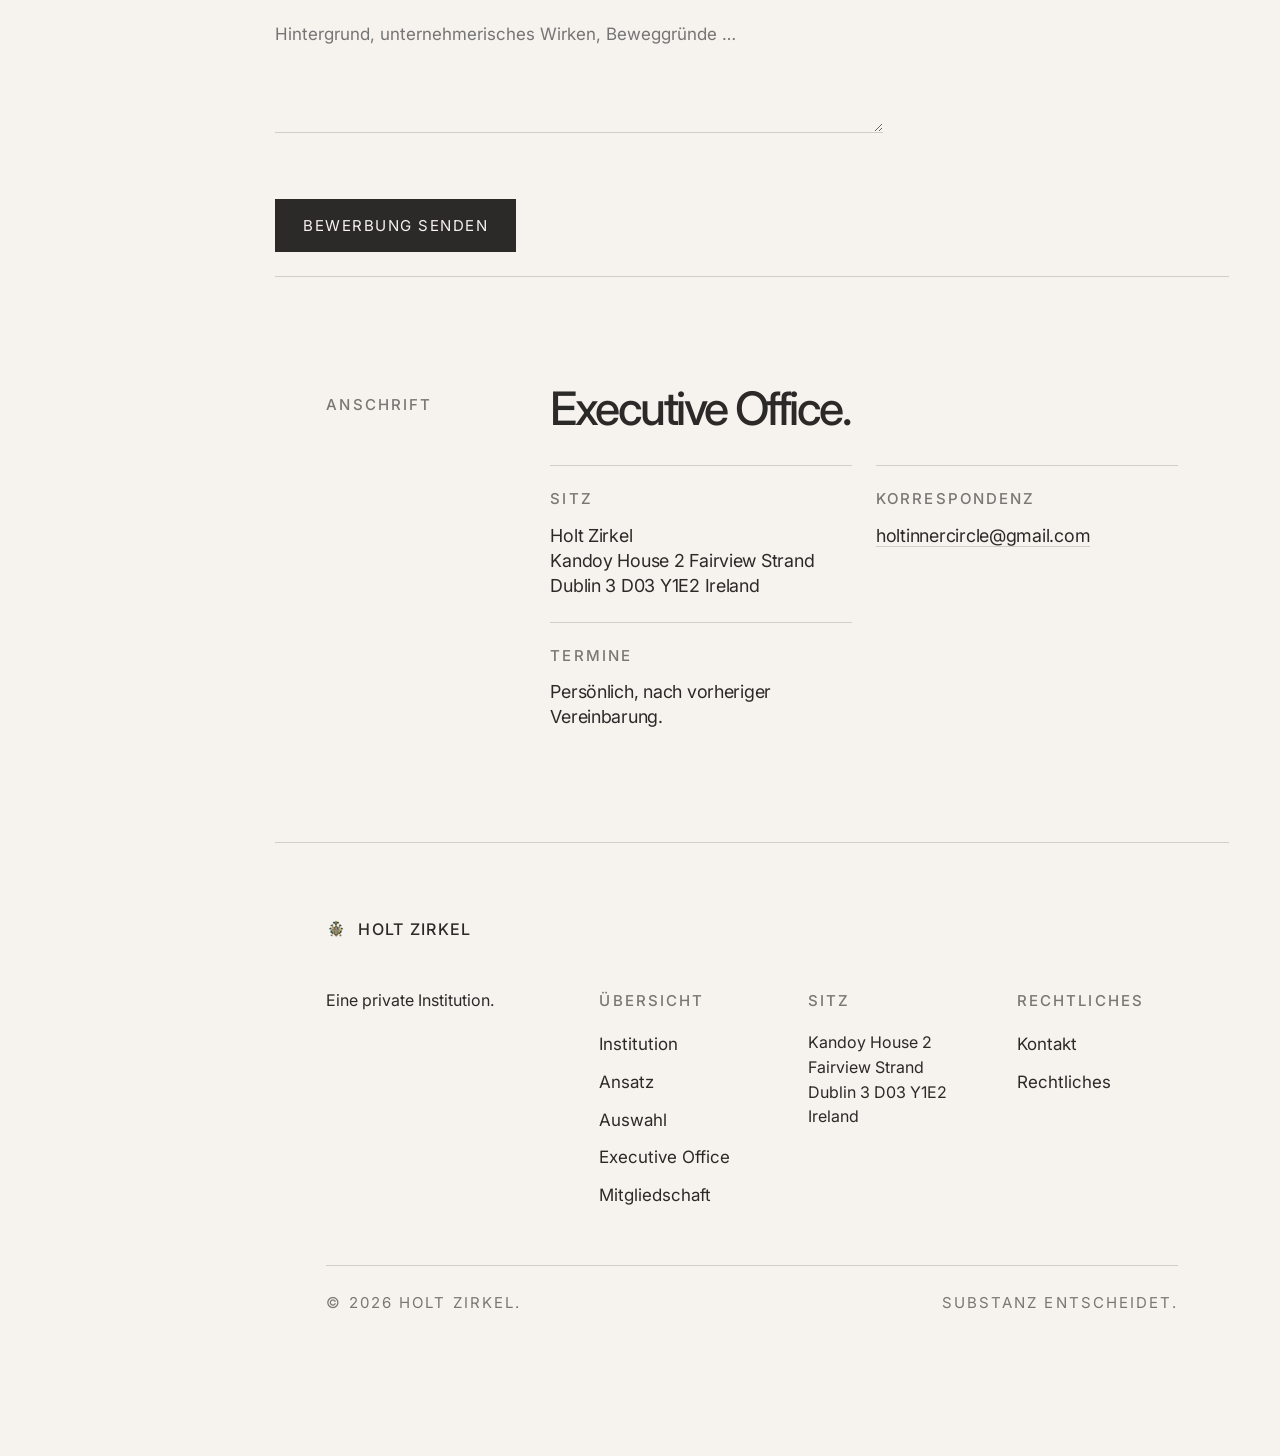
<file: mitgliedschaft/index.html>
<!DOCTYPE html>
<html lang="de">
<head>
  <meta charset="UTF-8" />
  <meta name="viewport" content="width=device-width, initial-scale=1.0" />
  <meta name="robots" content="index, follow" />

  <title>Mitgliedschaft — Holt Zirkel</title>
  <meta name="description" content="Bewerbung um eine Mitgliedschaft im Holt Zirkel. Jede Aufnahme beginnt mit einem vertraulichen Gespräch." />

  <link rel="canonical" href="https://holtzirkel.de/mitgliedschaft/" />

  <meta property="og:type" content="website" />
  <meta property="og:locale" content="de_DE" />
  <meta property="og:site_name" content="Holt Zirkel" />
  <meta property="og:title" content="Mitgliedschaft — Holt Zirkel" />
  <meta property="og:description" content="Bewerbung um eine Mitgliedschaft im Holt Zirkel. Jede Aufnahme beginnt mit einem vertraulichen Gespräch." />
  <meta property="og:url" content="https://holtzirkel.de/mitgliedschaft/" />
  <meta property="og:image" content="https://holtzirkel.de/images/Logo.jpg" />
  <meta name="twitter:card" content="summary_large_image" />

  <link rel="icon" type="image/png" href="/images/Logo.jpg" />

  <link rel="preconnect" href="https://fonts.googleapis.com" />
  <link rel="preconnect" href="https://fonts.gstatic.com" crossorigin />
  <link href="https://fonts.googleapis.com/css2?family=Inter:wght@400;500;600&display=swap" rel="stylesheet" />

  <link rel="stylesheet" href="/variables.css" />
  <link rel="stylesheet" href="/style.css" />
</head>
<body class="page page--mitglied page--minimal">

  <header class="nav nav--scrolled" role="banner">
    <div class="nav__inner">
      <a class="nav__brand" href="/" aria-label="Holt Zirkel">
        <img src="/images/Logo.jpg" alt="" />
        <span class="wordmark">Holt</span>
        <span class="wordmark-suffix">Zirkel</span>
      </a>
      <nav aria-label="Hauptnavigation">
        <ul class="nav__links">
          <li><a class="nav__link" href="/institution/">Institution</a></li>
          <li><a class="nav__link" href="/ansatz/">Ansatz</a></li>
          <li><a class="nav__link" href="/auswahl/">Auswahl</a></li>
          <li><a class="nav__link" href="/executive-office/">Executive Office</a></li>
          <li><a class="nav__link" href="/mitgliedschaft/" aria-current="page">Mitgliedschaft</a></li>
        </ul>
      </nav>
      <div class="nav__lang" role="group" aria-label="Sprache">
        <a class="nav__cta" href="/mitgliedschaft/">Beitreten</a>
        <button type="button" class="nav__menu" data-menu-open aria-label="Menü">
          <span class="nav__menu-bars" aria-hidden="true"></span>
        </button>
      </div>
    </div>
  </header>

  <aside class="nav__sheet" data-open="false" aria-hidden="true">
    <div class="nav__sheet-head">
      <a class="nav__brand" href="/">
        <img src="/images/Logo.jpg" alt="" />
        <span class="wordmark">Holt</span>
        <span class="wordmark-suffix">Zirkel</span>
      </a>
      <button type="button" class="nav__sheet-close" data-menu-close>Schliessen</button>
    </div>
    <ul class="nav__sheet-links">
      <li><a href="/institution/">Institution</a></li>
      <li><a href="/ansatz/">Ansatz</a></li>
      <li><a href="/auswahl/">Auswahl</a></li>
      <li><a href="/executive-office/">Executive Office</a></li>
      <li><a href="/mitgliedschaft/">Mitgliedschaft</a></li>
    </ul>
  </aside>

  <section class="page-header" data-reveal>
    <div class="container">
      <div class="editorial">
        <div class="editorial__margin">
          <p class="meta">Berlin</p>
        </div>
        <div class="editorial__main">
          <p class="eyebrow">Mitgliedschaft</p>
          <h1 class="display-l page-header__title">Im vertraulichen Gespräch.</h1>
          <p class="lead page-header__lead">
            Jede Aufnahme beginnt mit einer persönlichen Bewerbung. Wir antworten innerhalb weniger Tage.
          </p>
        </div>
      </div>
    </div>
  </section>

  <section class="section section--no-rule" data-reveal>
    <div class="container">
      <div class="editorial">
        <div class="editorial__margin">
          <p class="meta">Bewerbung</p>
        </div>
        <div class="editorial__main">
          <div class="prose">
            <p>
              Bitte schildern Sie uns kurz Ihren Hintergrund, Ihr unternehmerisches Wirken und Ihre Beweggründe für eine Mitgliedschaft im Holt Zirkel.
            </p>
          </div>

<form class="application" id="application-form">

  <div class="application__row" style="display:grid;grid-template-columns:1fr 1fr;gap:var(--space-5);">
    <div class="application__field">
      <label class="application__label" for="vorname">Vorname</label>
      <input class="application__input" type="text" id="vorname" name="vorname" required />
    </div>
    <div class="application__field">
      <label class="application__label" for="nachname">Nachname</label>
      <input class="application__input" type="text" id="nachname" name="nachname" required />
    </div>
  </div>

  <div class="application__row" style="display:grid;grid-template-columns:1fr 1fr;gap:var(--space-5);">
    <div class="application__field">
      <label class="application__label" for="alter">Alter</label>
      <input class="application__input" type="number" id="alter" name="alter" min="18" max="120" />
    </div>
    <div class="application__field">
      <label class="application__label" for="geschlecht">Geschlecht</label>
      <input class="application__input" type="text" id="geschlecht" name="geschlecht" />
    </div>
  </div>

  <div class="application__field">
    <label class="application__label" for="email">E-Mail</label>
    <input class="application__input" type="email" id="email" name="email" required />
  </div>

  <div class="application__field">
    <label class="application__label" for="telefon">Telefon</label>
    <input class="application__input" type="tel" id="telefon" name="telefon" />
  </div>

  <div class="application__field">
    <label class="application__label" for="stadt">Stadt</label>
    <input class="application__input" type="text" id="stadt" name="stadt" />
  </div>

  <div class="application__field">
    <label class="application__label" for="beruf">Beruf / Tätigkeit</label>
    <input class="application__input" type="text" id="beruf" name="beruf" />
  </div>

  <div class="application__field">
    <label class="application__label" for="social">Social Media / Website</label>
    <input class="application__input" type="text" id="social" name="social" placeholder="LinkedIn, Instagram, Website …" />
  </div>

  <div class="application__field">
    <label class="application__label" for="interesse">Anliegen</label>
    <textarea class="application__textarea" id="interesse" name="interesse" rows="5" required placeholder="Hintergrund, unternehmerisches Wirken, Beweggründe …"></textarea>
  </div>

  <button type="submit" class="application__submit">Bewerbung senden</button>
  <p class="application__status" id="application-status" style="margin-top:1.5rem;font-size:var(--type-small);color:var(--color-ink-soft);"></p>
</form>

<script>
(function () {
  const ENDPOINT = 'https://script.google.com/macros/s/AKfycbxjkq_-AsfV6M3YHtc5AW-yEl8uC8ta7HFN5wP-x9UjpfsKGVoiI7M2B0pwv_Ky5gu8/exec';
  const form = document.getElementById('application-form');
  const status = document.getElementById('application-status');

  form.addEventListener('submit', async function (e) {
    e.preventDefault();
    status.textContent = 'Wird übermittelt …';
    status.style.color = 'var(--color-ink-soft)';

    const payload = {
      vorname:    form.vorname.value,
      nachname:   form.nachname.value,
      geschlecht: form.geschlecht.value,
      alter:      form.alter.value,
      email:      form.email.value,
      telefon:    form.telefon.value,
      stadt:      form.stadt.value,
      beruf:      form.beruf.value,
      social:     form.social.value,
      interesse:  form.interesse.value
    };

    try {
      const res = await fetch(ENDPOINT, {
        method: 'POST',
        headers: { 'Content-Type': 'text/plain;charset=utf-8' },
        body: JSON.stringify(payload)
      });
      const text = await res.text();
      if (!text.startsWith('OK')) throw new Error(text);

      form.reset();
      status.textContent = 'Vielen Dank. Ihre Anfrage ist eingegangen.';
      status.style.color = 'var(--color-ink)';
    } catch (err) {
      status.textContent = 'Es ist ein Fehler aufgetreten. Bitte schreiben Sie uns direkt an holtinnercircle@gmail.com.';
      status.style.color = '#a14';
    }
  });
})();
</script>

  <section class="section" data-reveal>
    <div class="container">
      <div class="editorial">
        <div class="editorial__margin">
          <p class="meta">Anschrift</p>
        </div>
        <div class="editorial__main">
          <h2 class="display-m" style="margin-bottom:2rem">Executive Office.</h2>
          <dl class="dl-contact">
            <div>
              <dt>Sitz</dt>
              <dd>Holt Zirkel<br>Kandoy House
2 Fairview Strand<br>Dublin 3
D03 Y1E2
Ireland</dd>
            </div>
            <div>
              <dt>Korrespondenz</dt>
              <dd><a href="mailto:holtinnercircle@gmail.com">holtinnercircle@gmail.com</a></dd>
            </div>
            <div>
              <dt>Termine</dt>
              <dd>Persönlich, nach vorheriger Vereinbarung.</dd>
            </div>
          </dl>
        </div>
      </div>
    </div>
  </section>


  <footer class="footer" role="contentinfo">
    <div class="container">
      <div class="footer__mark">
        <img src="/images/Logo.jpg" alt="" />
        <span class="wordmark">Holt <span>Zirkel</span></span>
      </div>
      <div class="footer__grid">
        <div class="footer__col"><p>Eine private Institution.</p></div>
        <div class="footer__col">
          <h4>Übersicht</h4>
          <ul>
            <li><a href="/institution/">Institution</a></li>
            <li><a href="/ansatz/">Ansatz</a></li>
            <li><a href="/auswahl/">Auswahl</a></li>
            <li><a href="/executive-office/">Executive Office</a></li>
            <li><a href="/mitgliedschaft/">Mitgliedschaft</a></li>
          </ul>
        </div>
        <div class="footer__col">
          <h4>Sitz</h4>
          <p>Kandoy House
2 Fairview Strand<br>Dublin 3
D03 Y1E2
Ireland</p>
        </div>
        <div class="footer__col">
          <h4>Rechtliches</h4>
          <ul>
            <li><a href="/mitgliedschaft/">Kontakt</a></li>
            <li><a href="/legal/">Rechtliches</a></li>
          </ul>
        </div>
      </div>
      <div class="footer__base">
        <p>© <span data-year></span> Holt Zirkel.</p>
        <p>Substanz entscheidet.</p>
      </div>
    </div>
  </footer>

  <script src="/js/language.js"></script>
  <script src="/js/main.js"></script>
</body>
</html>
</file>
<file: variables.css>
/* ========================================
   HOLT FAMILY OFFICE — DESIGN TOKENS
   ========================================
   Inter throughout. Editorial scale.
   Change once, propagate everywhere.
   ======================================== */

:root {
  /* ---------- COLOR ---------- */
  --color-bg:         #F6F3EE;
  --color-bg-alt:     #EAE5DC;
  --color-ink:        #2B2A28;
  --color-ink-soft:   rgba(43, 42, 40, 0.62);
  --color-ink-muted:  rgba(43, 42, 40, 0.38);
  --color-rule:       rgba(43, 42, 40, 0.18);
  --color-accent:     #8A7B65;

  /* Inverted for hero overlay */
  --color-ink-on-image:       #F6F3EE;
  --color-ink-soft-on-image:  rgba(246, 243, 238, 0.72);
  --color-rule-on-image:      rgba(246, 243, 238, 0.32);

  /* ---------- TYPOGRAPHY ---------- */
  --font-display: "Inter", "Neue Haas Grotesk", "Helvetica Neue", Arial, sans-serif;
  --font-body:    "Inter", "Neue Haas Grotesk", "Helvetica Neue", Arial, sans-serif;

  /* Type scale — bigger, calmer, less copy */
  --type-display-xl: clamp(3.2rem, 8.5vw, 8.5rem);    /* Hero headline */
  --type-display-l:  clamp(2.6rem, 5.8vw, 6rem);      /* Page openers */
  --type-display-m:  clamp(2rem, 3.6vw, 3.4rem);      /* Section headers */
  --type-display-s:  clamp(1.6rem, 2.5vw, 2.2rem);    /* Sub-headers */
  --type-lead:       clamp(1.25rem, 1.8vw, 1.65rem);
  --type-body:       1.0625rem;                        /* 17px */
  --type-small:      0.9375rem;                        /* 15px — was 13px */
  --type-meta:       0.9375rem;                        /* 15px — was 11/12px */

  --leading-display: 1.04;
  --leading-lead:    1.5;
  --leading-body:    1.75;
  --leading-meta:    1.6;

  --tracking-meta:   0.14em;     /* eased — bigger text needs less tracking */
  --tracking-nav:    0.1em;
  --tracking-label:  0.18em;

  /* ---------- SPACING ---------- */
  --space-1:  0.25rem;
  --space-2:  0.5rem;
  --space-3:  0.75rem;
  --space-4:  1rem;
  --space-5:  1.5rem;
  --space-6:  2rem;
  --space-7:  3rem;
  --space-8:  4.5rem;
  --space-9:  6rem;
  --space-10: 9rem;
  --space-11: 12rem;

  /* ---------- LAYOUT ---------- */
  --page-max:        88rem;
  --page-gutter:     clamp(1.5rem, 4vw, 4rem);
  --column-text:     38rem;
  --column-narrow:   28rem;
  --nav-height:      4.75rem;

  /* ---------- HAIRLINES ---------- */
  --rule-w:          1px;

  /* ---------- MOTION ---------- */
  --ease-soft:       cubic-bezier(0.32, 0.08, 0.24, 1);
  --dur-fast:        180ms;
  --dur-base:        320ms;
  --dur-slow:        680ms;
}
</file>
<file: style.css>
/* ========================================
   HOLT FAMILY OFFICE — STYLE
   ----------------------------------------
   Editorial. Architectural. Quiet.
   Hairlines only. No cards. No icons.
   ======================================== */

/* ---------- RESET ---------- */
*,
*::before,
*::after {
  box-sizing: border-box;
  margin: 0;
  padding: 0;
}

html {
  scroll-behavior: smooth;
  -webkit-font-smoothing: antialiased;
  -moz-osx-font-smoothing: grayscale;
  text-rendering: optimizeLegibility;
}

body {
  background: var(--color-bg);
  color: var(--color-ink);
  font-family: var(--font-body);
  font-size: var(--type-body);
  line-height: var(--leading-body);
  font-weight: 400;
  font-feature-settings: "kern", "liga", "calt";
  overflow-x: hidden;
}

img, picture, svg { display: block; max-width: 100%; }
a { color: inherit; text-decoration: none; }
button { font: inherit; color: inherit; background: none; border: 0; cursor: pointer; }

::selection { background: var(--color-ink); color: var(--color-bg); }

/* ---------- TYPOGRAPHY ---------- */
.display-xl,
.display-l,
.display-m,
.display-s,
.lead,
.hero__headline,
.hero__sub-line {
  font-family: var(--font-display);
  font-style: normal;
}

.display-xl,
.display-l,
.display-m,
.display-s,
.hero__headline {
  font-weight: 500;
  letter-spacing: -0.055em;
  line-height: var(--leading-display);
  color: var(--color-ink);
}

.display-xl { font-size: var(--type-display-xl); }
.display-l  { font-size: var(--type-display-l); }
.display-m  { font-size: var(--type-display-m); }
.display-s  { font-size: var(--type-display-s); letter-spacing: -0.03em; }

.lead {
  font-size: var(--type-lead);
  line-height: var(--leading-lead);
  font-weight: 400;
  letter-spacing: -0.01em;
  color: var(--color-ink-soft);
}

.eyebrow,
.meta {
  font-family: var(--font-body);
  font-size: var(--type-meta);
  font-weight: 500;
  letter-spacing: var(--tracking-meta);
  text-transform: uppercase;
  color: var(--color-ink-soft);
  line-height: var(--leading-meta);
}

.eyebrow .num { color: var(--color-accent); }

/* Reading text */
.prose p {
  font-size: clamp(1.125rem, 1.4vw, 1.3rem);   /* up from 17px flat */
  line-height: 1.65;
  color: var(--color-ink);
  max-width: var(--column-text);
}

.prose p + p { margin-top: 1.5em; }
.prose .lead + p { margin-top: 2.5rem; }

/* ---------- LAYOUT PRIMITIVES ---------- */
.page {
  min-height: 100vh;
  display: flex;
  flex-direction: column;
}

.container {
  max-width: var(--page-max);
  margin-inline: auto;
  padding-inline: var(--page-gutter);
  width: 100%;
}

/* Editorial grid — marginalia + main column */
.editorial {
  display: grid;
  grid-template-columns: minmax(0, 1fr);
  column-gap: var(--space-7);
}

@media (min-width: 900px) {
  .editorial {
    grid-template-columns: 11rem minmax(0, 1fr);
  }
}

.editorial__margin { position: relative; }

@media (min-width: 900px) {
  .editorial__margin {
    padding-top: 0.5rem;
    position: sticky;
    top: var(--nav-height);
    align-self: start;
  }
}

.editorial__margin .meta + .meta { margin-top: 1rem; }
.editorial__main { min-width: 0; }

/* ---------- HAIRLINES ---------- */
.rule {
  width: 100%;
  height: var(--rule-w);
  background: var(--color-rule);
  border: 0;
}

/* ---------- NAVIGATION ---------- */
.nav {
  position: fixed;
  top: 0; left: 0; right: 0;
  z-index: 50;
  height: var(--nav-height);
  display: flex;
  align-items: center;
  transition: background var(--dur-base) var(--ease-soft),
              border-color var(--dur-base) var(--ease-soft),
              color var(--dur-base) var(--ease-soft);
  color: var(--color-ink);
  border-bottom: 1px solid transparent;
}

.nav--on-hero { color: var(--color-ink-on-image); }
.nav--on-hero .nav__brand,
.nav--on-hero .nav__link,
.nav--on-hero .nav__lang button { color: var(--color-ink-on-image); }
.nav--on-hero .nav__lang .divider { background: var(--color-rule-on-image); }

.nav--scrolled {
  background: var(--color-bg);
  color: var(--color-ink);
  border-bottom-color: var(--color-rule);
}
.nav--scrolled .nav__brand,
.nav--scrolled .nav__link,
.nav--scrolled .nav__lang button { color: var(--color-ink); }
.nav--scrolled .nav__lang .divider { background: var(--color-rule); }

.nav__inner {
  width: 100%;
  max-width: var(--page-max);
  margin-inline: auto;
  padding-inline: var(--page-gutter);
  display: grid;
  grid-template-columns: auto 1fr auto;
  align-items: center;
  gap: var(--space-6);
}

.nav__brand {
  display: flex;
  align-items: center;
  gap: 0.625rem;
  font-family: var(--font-body);
  font-size: 1rem;
  letter-spacing: 0.08em;
  text-transform: uppercase;
  font-weight: 500;
  line-height: 1;
}

.nav__brand img { height: 1.5rem; width: auto; opacity: 0.95; }
.nav__brand .wordmark { font-weight: 500; }

.nav__brand .wordmark-suffix {
  font-family: var(--font-body);
  font-size: var(--type-meta);
  letter-spacing: var(--tracking-meta);
  text-transform: uppercase;
  opacity: 0.7;
  padding-left: 0.625rem;
  margin-left: 0.625rem;
  border-left: 1px solid currentColor;
  border-left-color: rgba(255, 255, 255, 0.2);
}

.nav--scrolled .nav__brand .wordmark-suffix { border-left-color: var(--color-rule); }

.nav__links {
  display: none;
  justify-content: center;
  gap: var(--space-7);
  list-style: none;
}

@media (min-width: 1024px) {
  .nav__links { display: flex; }
}

.nav__link {
  font-family: var(--font-body);
  font-size: var(--type-meta);
  font-weight: 500;
  letter-spacing: var(--tracking-nav);
  text-transform: uppercase;
  position: relative;
  padding: 0.25rem 0;
  transition: color var(--dur-fast) var(--ease-soft);
}

.nav__link::after {
  content: "";
  position: absolute;
  left: 0;
  bottom: -0.125rem;
  height: 1px;
  width: 0;
  background: currentColor;
  transition: width var(--dur-base) var(--ease-soft);
}

.nav__link:hover::after,
.nav__link[aria-current="page"]::after { width: 100%; }
.nav__link[aria-current="page"] { color: var(--color-accent); }
.nav--on-hero .nav__link[aria-current="page"] { color: var(--color-bg-alt); }

.nav__lang {
  display: flex;
  align-items: center;
  gap: 0.625rem;
  font-family: var(--font-body);
  font-size: var(--type-meta);
  font-weight: 500;
  letter-spacing: var(--tracking-nav);
  text-transform: uppercase;
}

.nav__lang button {
  padding: 0.25rem 0;
  opacity: 0.5;
  transition: opacity var(--dur-fast) var(--ease-soft);
  letter-spacing: var(--tracking-nav);
}

.nav__lang button[aria-pressed="true"] { opacity: 1; }
.nav__lang button:hover { opacity: 1; }

.nav__lang .divider {
  width: 1px;
  height: 0.75rem;
  background: var(--color-rule);
  display: block;
}

.nav__menu {
  display: flex;
  align-items: center;
  justify-content: flex-end;
  width: 2rem;
  height: 2rem;
}

@media (min-width: 1024px) {
  .nav__menu { display: none; }
}

.nav__menu-bars {
  width: 1.25rem;
  height: 0.5rem;
  position: relative;
}

.nav__menu-bars::before,
.nav__menu-bars::after {
  content: "";
  position: absolute;
  left: 0;
  width: 100%;
  height: 1px;
  background: currentColor;
}

.nav__menu-bars::before { top: 0; }
.nav__menu-bars::after  { bottom: 0; }

/* Mobile menu sheet */
/* ---------- MOBILE NAV FIX ---------- */
/* Suffix only kollidiert auf engen Screens — im Top-Header ausblenden,
   im Mobile-Sheet bleibt er sichtbar (eigener Wrapper). */
.nav__brand .wordmark,
.nav__brand .wordmark-suffix { white-space: nowrap; }

@media (max-width: 640px) {
  .nav .nav__inner .nav__brand .wordmark-suffix { display: none; }
  .nav__inner { gap: 0.75rem; }
  .nav__lang { gap: 0.4rem; }
  .nav__lang button { padding: 0.25rem 0.1rem; }
}

.nav__sheet {
  position: fixed;
  inset: 0;
  background: var(--color-bg);
  z-index: 60;
  padding: var(--space-7) var(--page-gutter);
  display: flex;
  flex-direction: column;
  transform: translateY(-100%);
  transition: transform var(--dur-slow) var(--ease-soft);
  visibility: hidden;
}

.nav__sheet[data-open="true"] {
  transform: translateY(0);
  visibility: visible;
}

.nav__sheet-head {
  display: flex;
  justify-content: space-between;
  align-items: center;
  height: var(--nav-height);
  margin-bottom: var(--space-8);
}

.nav__sheet-close {
  font-family: var(--font-body);
  font-size: var(--type-meta);
  letter-spacing: var(--tracking-nav);
  text-transform: uppercase;
}

.nav__sheet-links {
  list-style: none;
  display: flex;
  flex-direction: column;
  gap: var(--space-4);
}

.nav__sheet-links a {
  font-family: var(--font-display);
  font-size: clamp(2rem, 7vw, 3rem);
  font-weight: 500;
  letter-spacing: -0.04em;
}

/* ---------- HERO ---------- */
.hero {
  position: relative;
  height: 100vh;
  min-height: 640px;
  width: 100%;
  overflow: hidden;
  background: var(--color-bg-alt);
}

.hero__image {
  position: absolute;
  inset: 0;
  background-image: url("images/Hero.png");
  background-size: cover;
  background-position: center;
  transform: scale(1.02);
  animation: heroSettle 2400ms var(--ease-soft) forwards;
}

@keyframes heroSettle { to { transform: scale(1); } }

.hero__veil {
  position: absolute;
  inset: 0;
  background:
    linear-gradient(180deg, rgba(0,0,0,0.42) 0%, rgba(0,0,0,0.06) 32%, rgba(0,0,0,0.52) 100%);
  pointer-events: none;
}

.hero__content {
  position: relative;
  height: 100%;
  width: 100%;
  max-width: var(--page-max);
  margin-inline: auto;
  padding-inline: var(--page-gutter);
  padding-bottom: clamp(2rem, 5vh, 4rem);
  padding-top: var(--nav-height);
  display: grid;
  grid-template-rows: 1fr auto auto;
  color: var(--color-ink-on-image);
}

.hero__stamp {
  align-self: start;
  margin-top: clamp(1.5rem, 4vh, 3rem);
  font-family: var(--font-body);
  font-size: var(--type-meta);
  letter-spacing: 0.24em;
  text-transform: uppercase;
  color: var(--color-ink-soft-on-image);
  display: flex;
  align-items: center;
  gap: 0.875rem;
  opacity: 0.95;
}

.hero__stamp::before {
  content: "";
  display: block;
  width: 2.25rem;
  height: 1px;
  background: currentColor;
  opacity: 0.65;
}

.hero__headline {
  align-self: end;
  font-size: clamp(3.4rem, 8vw, 8.4rem);
  font-weight: 500;
  line-height: 0.92;
  letter-spacing: -0.055em;
  text-transform: uppercase;
  color: var(--color-ink-on-image);
  max-width: 13ch;
  margin-bottom: 1rem;

  opacity: 0;
  transform: translateY(1.5rem);
  animation: heroIn 900ms var(--ease-soft) 320ms forwards;
}

.hero__sub {
  align-self: end;
  display: flex;
  flex-wrap: wrap;
  align-items: baseline;
  justify-content: space-between;
  gap: var(--space-4);
  border-top: 1px solid var(--color-rule-on-image);
  padding-top: 1.25rem;

  opacity: 0;
  transform: translateY(1rem);
  animation: heroIn 900ms var(--ease-soft) 600ms forwards;
}

.hero__sub-line {
  font-size: clamp(.95rem, 1.1vw, 1.1rem);
  text-transform: uppercase;
  letter-spacing: 0.16em;
  color: var(--color-ink-on-image);
}

.hero__sub-meta {
  font-family: var(--font-body);
  font-size: var(--type-meta);
  letter-spacing: 0.16em;
  text-transform: uppercase;
  color: var(--color-ink-soft-on-image);
}

@keyframes heroIn { to { opacity: 1; transform: translateY(0); } }

/* ---------- PAGE HEADER (non-home) ---------- */
.page-header {
  padding-top: calc(var(--nav-height) + clamp(5rem, 14vh, 11rem));
  padding-bottom: clamp(4rem, 10vh, 9rem);
}

.page-header .eyebrow {
  display: inline-flex;
  align-items: center;
  gap: 0.875rem;
  margin-bottom: clamp(1.75rem, 5vh, 3.5rem);
}

.page-header__title {
  max-width: 14ch;
  margin-bottom: var(--space-6);
}

.page-header__lead {
  font-size: clamp(1.15rem, 1.6vw, 1.45rem);
  max-width: 38ch;
}

/* ---------- SECTIONS ---------- */
.section {
  padding-block: clamp(5rem, 12vh, 10rem);
  border-top: 1px solid var(--color-rule);
}

.section--no-rule { border-top: 0; }

/* ---------- IMAGES ----------
   Use real <img> tags in HTML:
     <img class="image image--bleed"     src="images/X.png" alt="">
     <img class="image image--landscape" src="images/X.png" alt="">
     <img class="image image--portrait"  src="images/X.png" alt="">
   The mask softens top/bottom edges so the cut to the cream
   background never feels hard. */

.image {
  display: block;
  width: 100%;
  height: auto;
  object-fit: cover;
  background: var(--color-bg-alt);  /* fallback if src missing */
  margin-block: clamp(3rem, 8vh, 6.5rem);
  -webkit-mask-image: linear-gradient(180deg,
              transparent 0%,
              #000 6%,
              #000 94%,
              transparent 100%);
          mask-image: linear-gradient(180deg,
              transparent 0%,
              #000 6%,
              #000 94%,
              transparent 100%);
}

.image:first-child { margin-top: 0; }
.image:last-child  { margin-bottom: 0; }

/* Aspect ratios */
.image--portrait  { aspect-ratio: 4 / 5;  max-width: 36rem; }
.image--landscape { aspect-ratio: 16 / 10; }
.image--wide      { aspect-ratio: 21 / 9; }
.image--square    { aspect-ratio: 1 / 1; }

/* Feature image — taller proportion, centered, not full-bleed.
   Use when you want presence without the banner feel of --bleed. */
.image--feature {
  aspect-ratio: 3 / 2;
  max-width: 64rem;
  margin-inline: auto;
}

/* Full-bleed crosses the container padding */
.image--bleed {
  width: 100vw;
  margin-left: 50%;
  transform: translateX(-50%);
  aspect-ratio: 21 / 9;
  margin-block: clamp(4rem, 10vh, 9rem);
}

/* Optional caption beneath an image */
.image-caption {
  margin-top: 1rem;
  font-family: var(--font-body);
  font-size: var(--type-small);
  color: var(--color-ink-soft);
  max-width: 36ch;
}

/* When two image-bleeds follow each other directly, hold a generous gap */
.image-bleed + .image-bleed,
.section + .section .image-bleed:first-child {
  margin-top: clamp(3rem, 8vh, 6rem);
}

/* ---------- CONTACT BLOCK ---------- */
.dl-contact {
  display: grid;
  grid-template-columns: 1fr;
  gap: var(--space-5);
}

@media (min-width: 720px) {
  .dl-contact { grid-template-columns: repeat(2, 1fr); }
}

.dl-contact > div {
  border-top: 1px solid var(--color-rule);
  padding-top: 1.25rem;
  min-height: 7rem;
}

.dl-contact dt {
  font-family: var(--font-body);
  font-size: var(--type-meta);
  font-weight: 500;
  letter-spacing: var(--tracking-meta);
  text-transform: uppercase;
  color: var(--color-ink-soft);
  margin-bottom: 0.625rem;
}

.dl-contact dd {
  font-family: var(--font-display);
  font-size: clamp(1.05rem, 1.4vw, 1.3rem);
  font-weight: 400;
  line-height: 1.4;
  letter-spacing: -0.015em;
  color: var(--color-ink);
}

.dl-contact a {
  border-bottom: 1px solid var(--color-rule);
  transition: border-color var(--dur-fast) var(--ease-soft);
}

.dl-contact a:hover { border-bottom-color: var(--color-ink); }

/* Small meta info inside a dd, e.g. EUID under the address */
.dl-contact .dd-meta {
  display: inline-block;
  font-family: var(--font-body);
  font-size: var(--type-small);
  letter-spacing: 0.04em;
  color: var(--color-ink-soft);
  font-variant-numeric: tabular-nums;
}

/* ---------- FOOTER ---------- */
.footer {
  margin-top: auto;
  background: var(--color-bg);
  padding-top: clamp(4rem, 8vh, 6rem);
  padding-bottom: var(--space-6);
  border-top: 1px solid var(--color-rule);
}

.footer__mark {
  display: flex;
  align-items: center;
  gap: 0.75rem;
  margin-bottom: clamp(2.5rem, 5vh, 4rem);
}

.footer__mark img { height: 1.25rem; width: auto; opacity: 0.85; }

.footer__mark .wordmark {
  font-family: var(--font-body);
  font-size: 1rem;
  letter-spacing: 0.08em;
  text-transform: uppercase;
  font-weight: 500;
}

.footer__grid {
  display: grid;
  grid-template-columns: 1fr;
  gap: var(--space-7);
  margin-bottom: clamp(3rem, 6vh, 5rem);
}

@media (min-width: 720px) {
  .footer__grid { grid-template-columns: 1.4fr 1fr 1fr 1fr; }
}

.footer__col h4 {
  font-family: var(--font-body);
  font-size: var(--type-meta);
  font-weight: 500;
  letter-spacing: var(--tracking-meta);
  text-transform: uppercase;
  color: var(--color-ink-soft);
  margin-bottom: 1rem;
}

.footer__col p {
  font-family: var(--font-display);
  font-size: 1rem;
  line-height: 1.55;
  color: var(--color-ink);
  max-width: 32ch;
}

.footer__col ul {
  list-style: none;
  display: flex;
  flex-direction: column;
  gap: 0.5rem;
}

.footer__col li a {
  font-size: var(--type-body);
  color: var(--color-ink);
  transition: color var(--dur-fast) var(--ease-soft);
}

.footer__col li a:hover { color: var(--color-accent); }

.footer__base {
  border-top: 1px solid var(--color-rule);
  padding-top: var(--space-5);
  display: flex;
  flex-wrap: wrap;
  justify-content: space-between;
  gap: var(--space-4);
}

.footer__base p,
.footer__base a {
  font-family: var(--font-body);
  font-size: var(--type-meta);
  letter-spacing: var(--tracking-meta);
  text-transform: uppercase;
  color: var(--color-ink-soft);
}

.footer__base a:hover { color: var(--color-ink); }

/* ---------- REVEAL ANIMATION ---------- */
[data-reveal] {
  opacity: 0;
  transition: opacity 420ms var(--ease-soft);
}

[data-reveal].is-visible { opacity: 1; }

/* ---------- UTILITY ---------- */
.sr-only {
  position: absolute;
  width: 1px;
  height: 1px;
  padding: 0;
  margin: -1px;
  overflow: hidden;
  clip: rect(0, 0, 0, 0);
  white-space: nowrap;
  border: 0;
}

.spacer-l { height: clamp(3rem, 6vh, 5rem); }
.spacer-m { height: clamp(2rem, 4vh, 3.5rem); }

/* ---------- ACCESSIBILITY ---------- */
@media (prefers-reduced-motion: reduce) {
  *, *::before, *::after {
    animation-duration: 0.01ms !important;
    animation-iteration-count: 1 !important;
    transition-duration: 0.01ms !important;
    scroll-behavior: auto !important;
  }
}

:focus-visible {
  outline: 1px solid var(--color-accent);
  outline-offset: 3px;
}

/* ========================================
   PAGE-SPECIFIC ART DIRECTION
   ----------------------------------------
   One page = one mood. No template repetition.
   ======================================== */

/* About (Über uns) — institutional document */
.page--about .page-header {
  min-height: 64vh;
  display: flex;
  align-items: center;
  background: var(--color-bg);
}
.page--about .page-header__title {
  text-transform: uppercase;
  letter-spacing: -0.06em;
  max-width: 12ch;
}
.page--about .section + .section .editorial__main {
  border-left: 1px solid var(--color-rule);
  padding-left: clamp(2rem, 5vw, 5rem);
}

/* Activities (Tätigkeitsfelder) — quiet open */
.page--activities .page-header {
  min-height: 56vh;
  background: var(--color-bg);
  display: flex;
  align-items: center;
}
.page--activities .page-header__title {
  text-transform: uppercase;
  max-width: 14ch;
}

/* Philosophy — statement page */
.page--philosophy .page-header {
  min-height: 80vh;
  display: flex;
  align-items: end;
  background: var(--color-bg-alt);
}
.page--philosophy .page-header__title {
  max-width: 13ch;
  font-size: clamp(3rem, 8vw, 8rem);
  line-height: 0.88;
  text-transform: uppercase;
}
.page--philosophy .page-header__lead {
  margin-top: clamp(2rem, 5vh, 4rem);
  max-width: 48ch;
}

/* Contact — wide, not article-shaped */
.page--contact .page-header {
  min-height: 64vh;
  display: flex;
  align-items: center;
  background: var(--color-bg);
}
.page--contact .page-header .editorial { grid-template-columns: 1fr; }
.page--contact .editorial__margin { display: none; }
.page--contact .page-header__title {
  text-transform: uppercase;
  max-width: none;
  font-size: clamp(2.6rem, 8vw, 7rem);
}
.page--contact .page-header__lead { max-width: 34ch; }
.page--contact .section { padding-block: clamp(3rem, 7vh, 5rem); }

/* Legal — quiet, narrow */
.page--legal .page-header {
  min-height: 40vh;
  display: flex;
  align-items: end;
}
.page--legal .section { padding-block: clamp(2.5rem, 5vh, 4rem); }
.page--legal .page-header__title { text-transform: none; max-width: 18ch; }

/* ========================================
   ZIRKEL ADDITIONS
   ======================================== */

/* CTA button in nav — restrained, hairline border */
.nav__cta {
  display: inline-flex;
  align-items: center;
  padding: 0.55rem 1.1rem;
  margin-left: 1.25rem;
  border: 1px solid var(--color-ink);
  font-size: var(--type-small);
  letter-spacing: var(--tracking-nav);
  text-transform: uppercase;
  color: var(--color-ink);
  text-decoration: none;
  transition: background var(--dur-fast) var(--ease-soft), color var(--dur-fast) var(--ease-soft);
}
.nav__cta:hover { background: var(--color-ink); color: var(--color-bg); }

.nav--on-hero .nav__cta { border-color: var(--color-ink-on-image); color: var(--color-ink-on-image); }
.nav--on-hero .nav__cta:hover { background: var(--color-ink-on-image); color: var(--color-ink); }

/* Three-pillar grid for "Ansatz" */
.pillars {
  display: grid;
  grid-template-columns: repeat(3, 1fr);
  gap: var(--space-8);
  margin-top: var(--space-7);
}
.pillar__num {
  font-size: var(--type-small);
  letter-spacing: var(--tracking-label);
  text-transform: uppercase;
  color: var(--color-ink-muted);
  margin-bottom: var(--space-4);
}
.pillar__title {
  font-size: var(--type-display-s);
  line-height: var(--leading-display);
  margin-bottom: var(--space-4);
  letter-spacing: -0.01em;
}
.pillar__body {
  font-size: var(--type-body);
  line-height: var(--leading-body);
  color: var(--color-ink-soft);
  max-width: 22rem;
}
.pillar__rule {
  width: 2.5rem;
  height: 1px;
  background: var(--color-ink);
  margin-bottom: var(--space-5);
}

@media (max-width: 900px) {
  .pillars { grid-template-columns: 1fr; gap: var(--space-7); }
}

/* Statement section — selection precedes access */
.statement {
  padding: var(--space-11) 0;
  text-align: center;
}
.statement__line {
  font-size: clamp(2rem, 4vw, 3.6rem);
  line-height: 1.1;
  letter-spacing: -0.01em;
  font-style: italic;
  font-weight: 400;
  max-width: 22ch;
  margin: 0 auto var(--space-7);
}
.statement__body {
  max-width: 38rem;
  margin: 0 auto;
  font-size: var(--type-body);
  line-height: var(--leading-body);
  color: var(--color-ink-soft);
}

/* Application form — minimal */
.application {
  max-width: 38rem;
  margin-top: var(--space-7);
}
.application__field { margin-bottom: var(--space-6); }
.application__label {
  display: block;
  font-size: var(--type-small);
  letter-spacing: var(--tracking-label);
  text-transform: uppercase;
  color: var(--color-ink-muted);
  margin-bottom: var(--space-3);
}
.application__input,
.application__textarea {
  width: 100%;
  background: transparent;
  border: 0;
  border-bottom: 1px solid var(--color-rule);
  padding: 0.5rem 0;
  font-family: var(--font-body);
  font-size: var(--type-body);
  color: var(--color-ink);
  transition: border-color var(--dur-fast) var(--ease-soft);
}
.application__input:focus,
.application__textarea:focus {
  outline: none;
  border-bottom-color: var(--color-ink);
}
.application__textarea { resize: vertical; min-height: 6rem; }
.application__submit {
  margin-top: var(--space-5);
  padding: 0.85rem 1.75rem;
  background: var(--color-ink);
  color: var(--color-bg);
  border: 0;
  font-family: var(--font-body);
  font-size: var(--type-small);
  letter-spacing: var(--tracking-nav);
  text-transform: uppercase;
  cursor: pointer;
  transition: opacity var(--dur-fast) var(--ease-soft);
}
.application__submit:hover { opacity: 0.85; }
</file>
